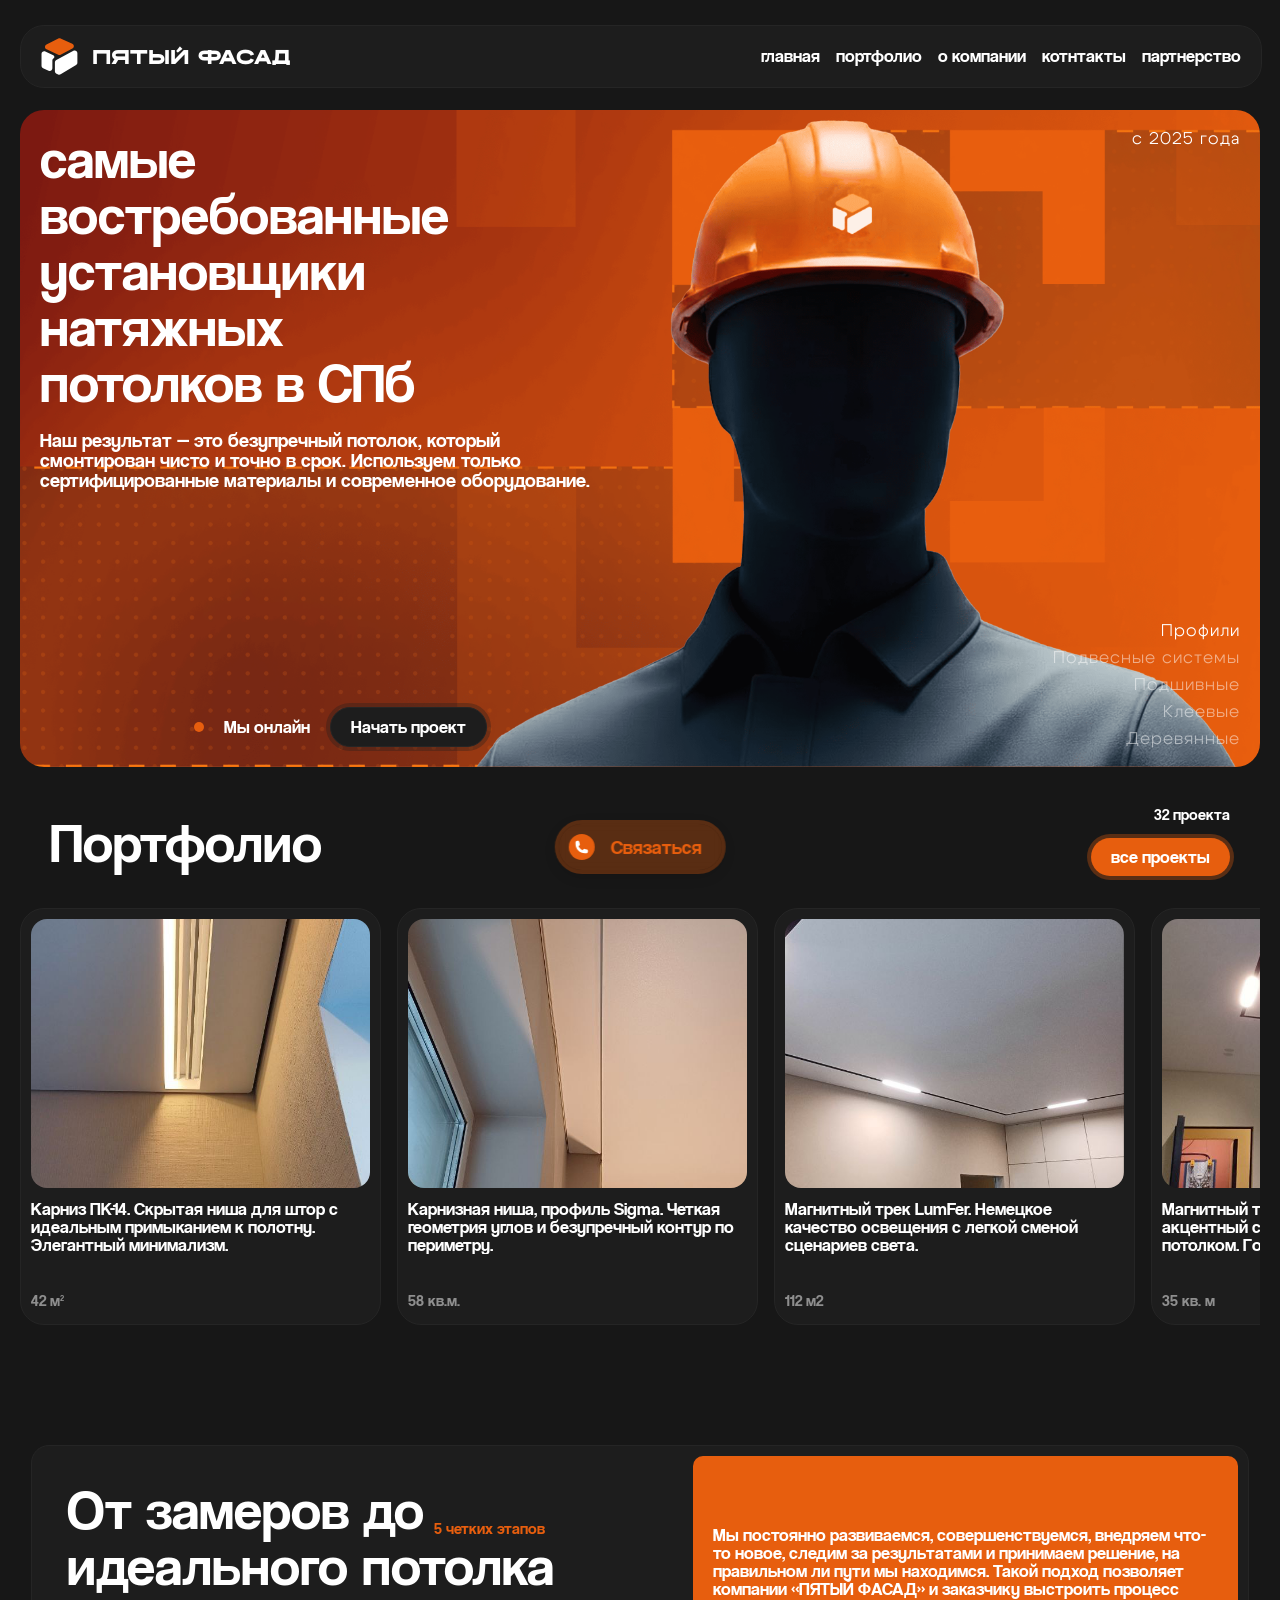
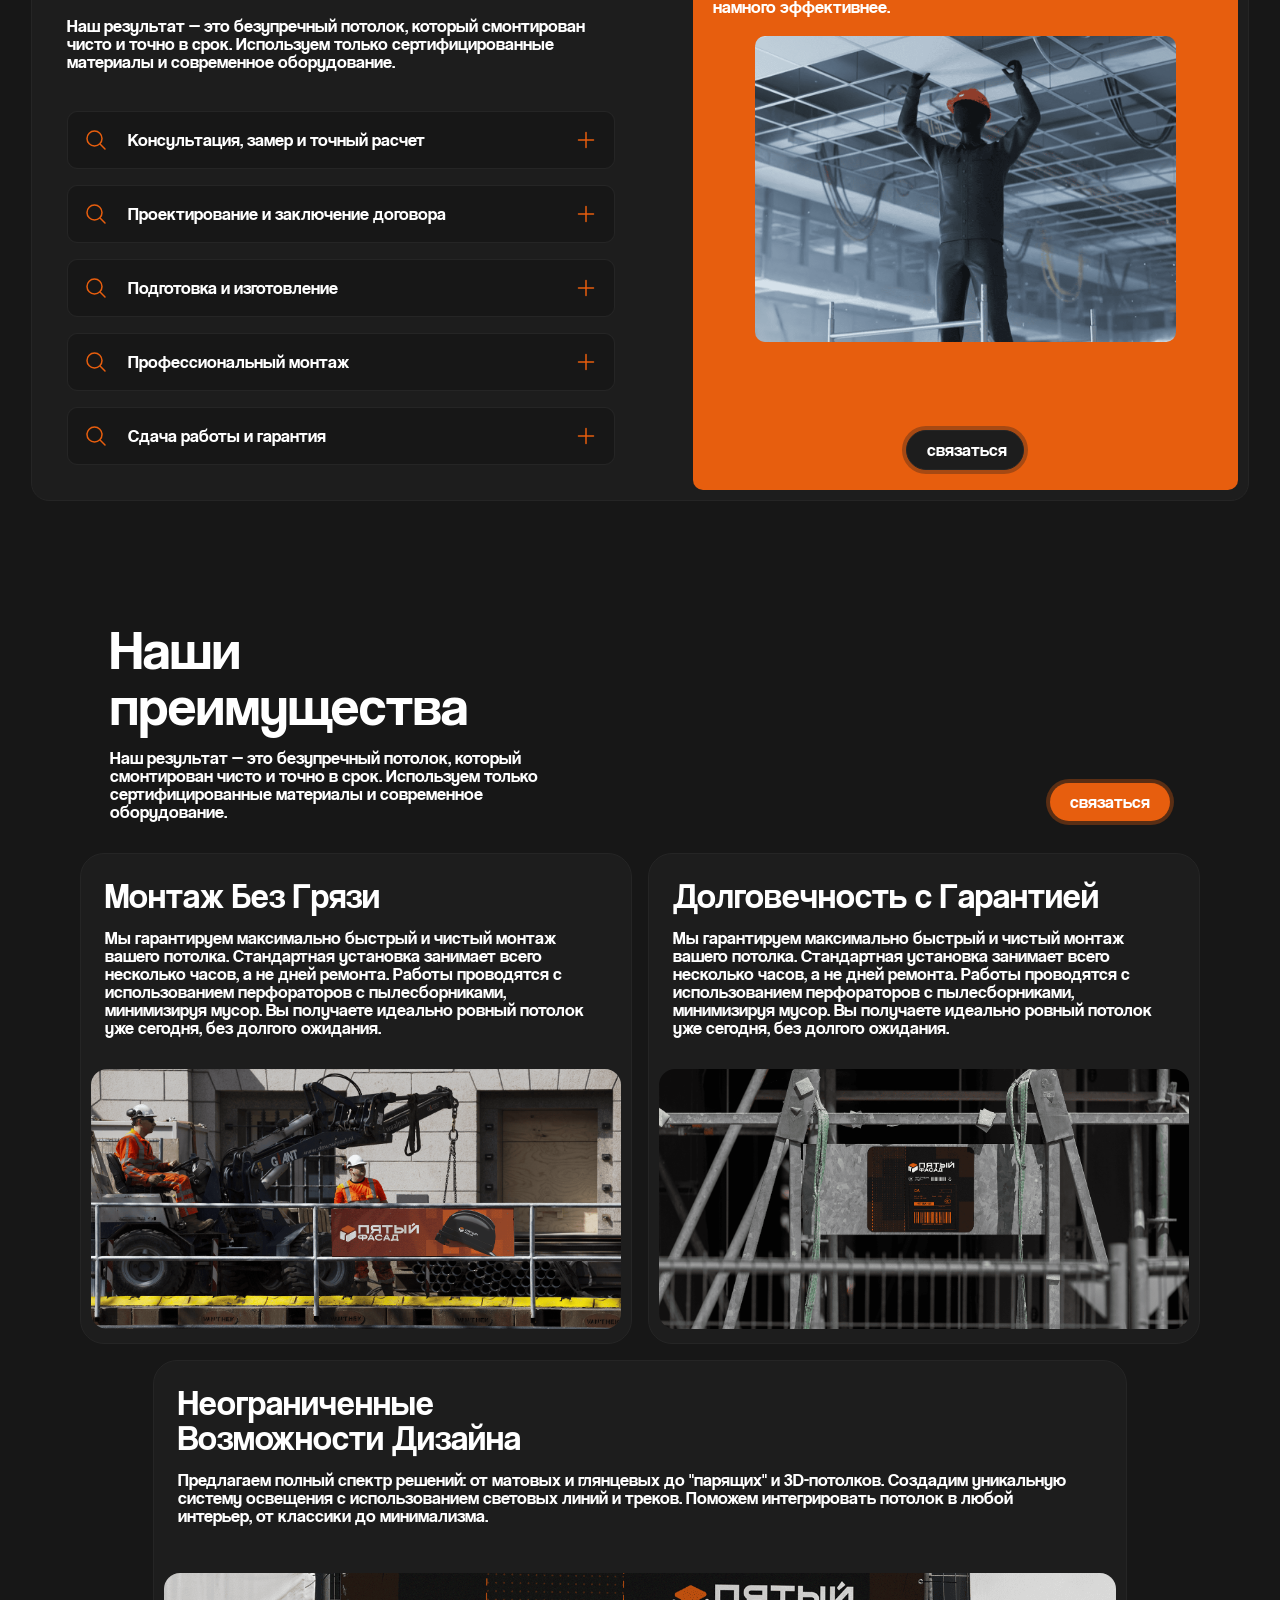
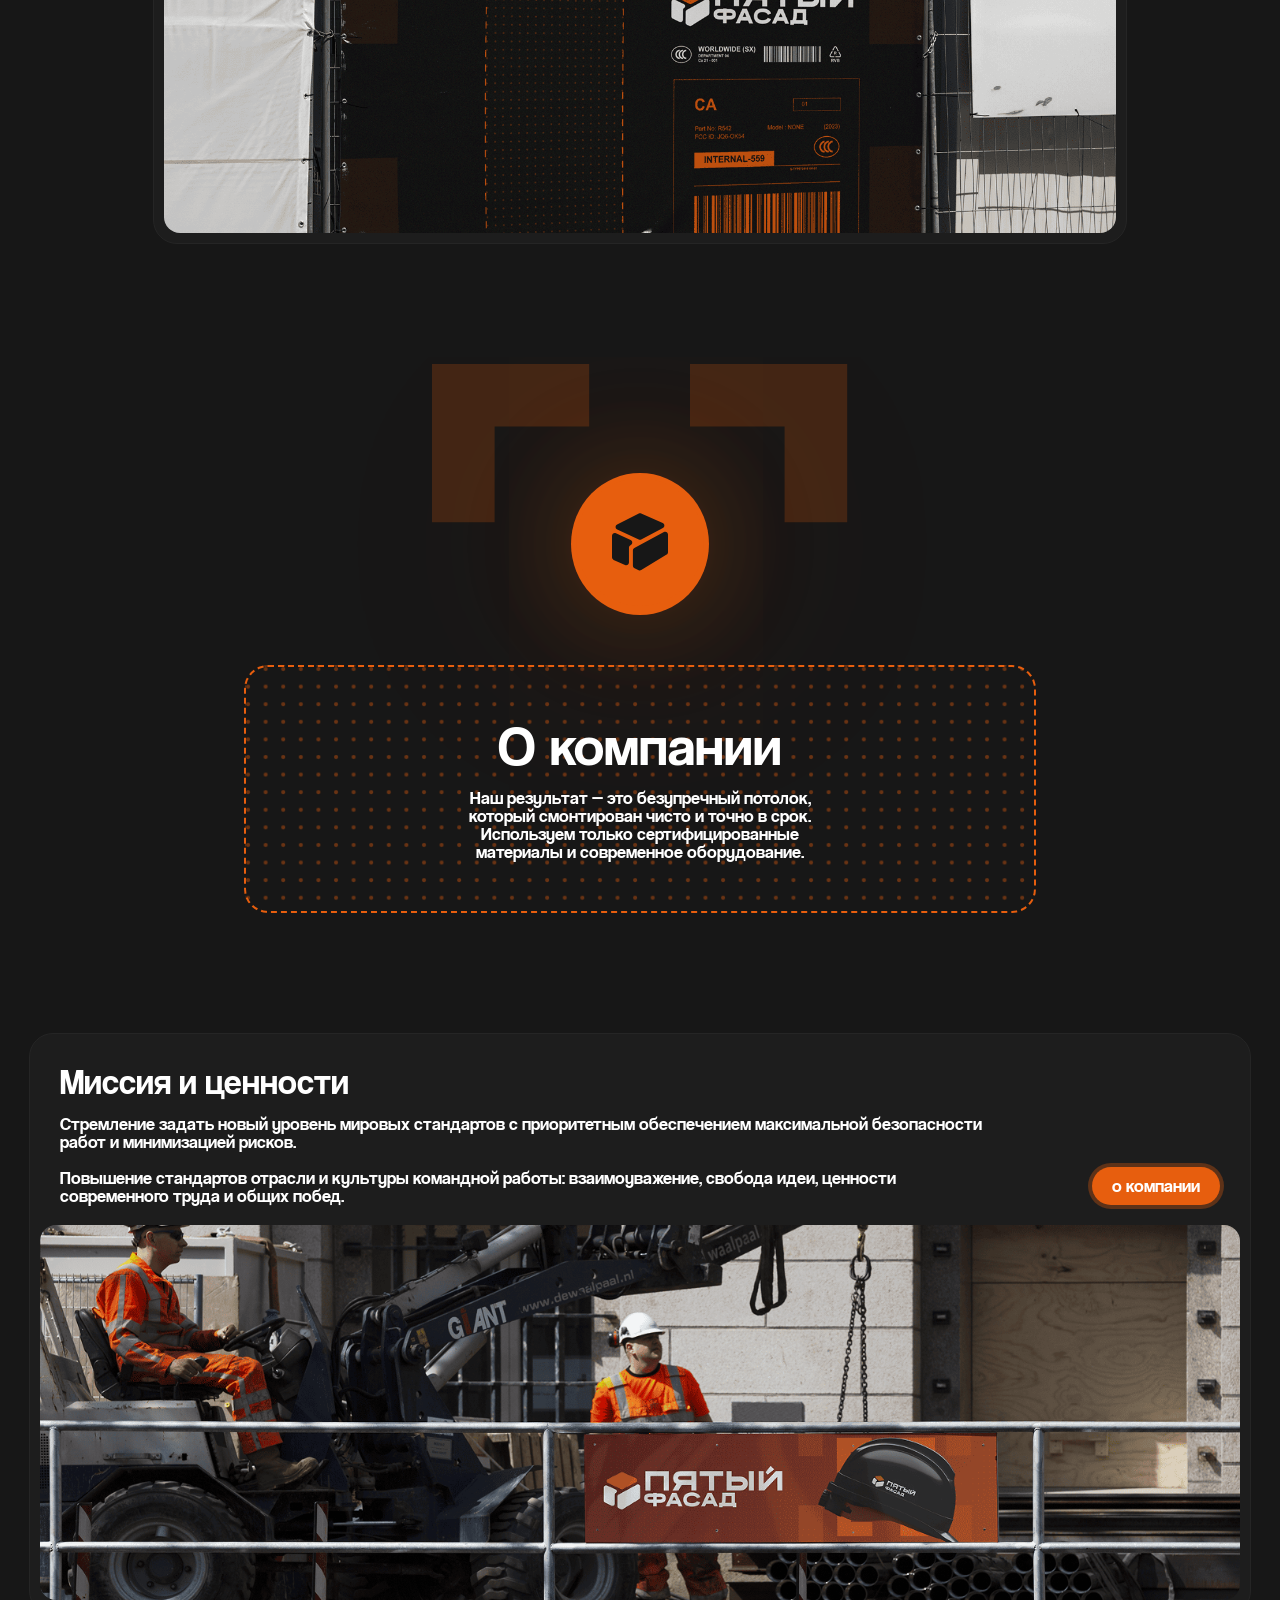
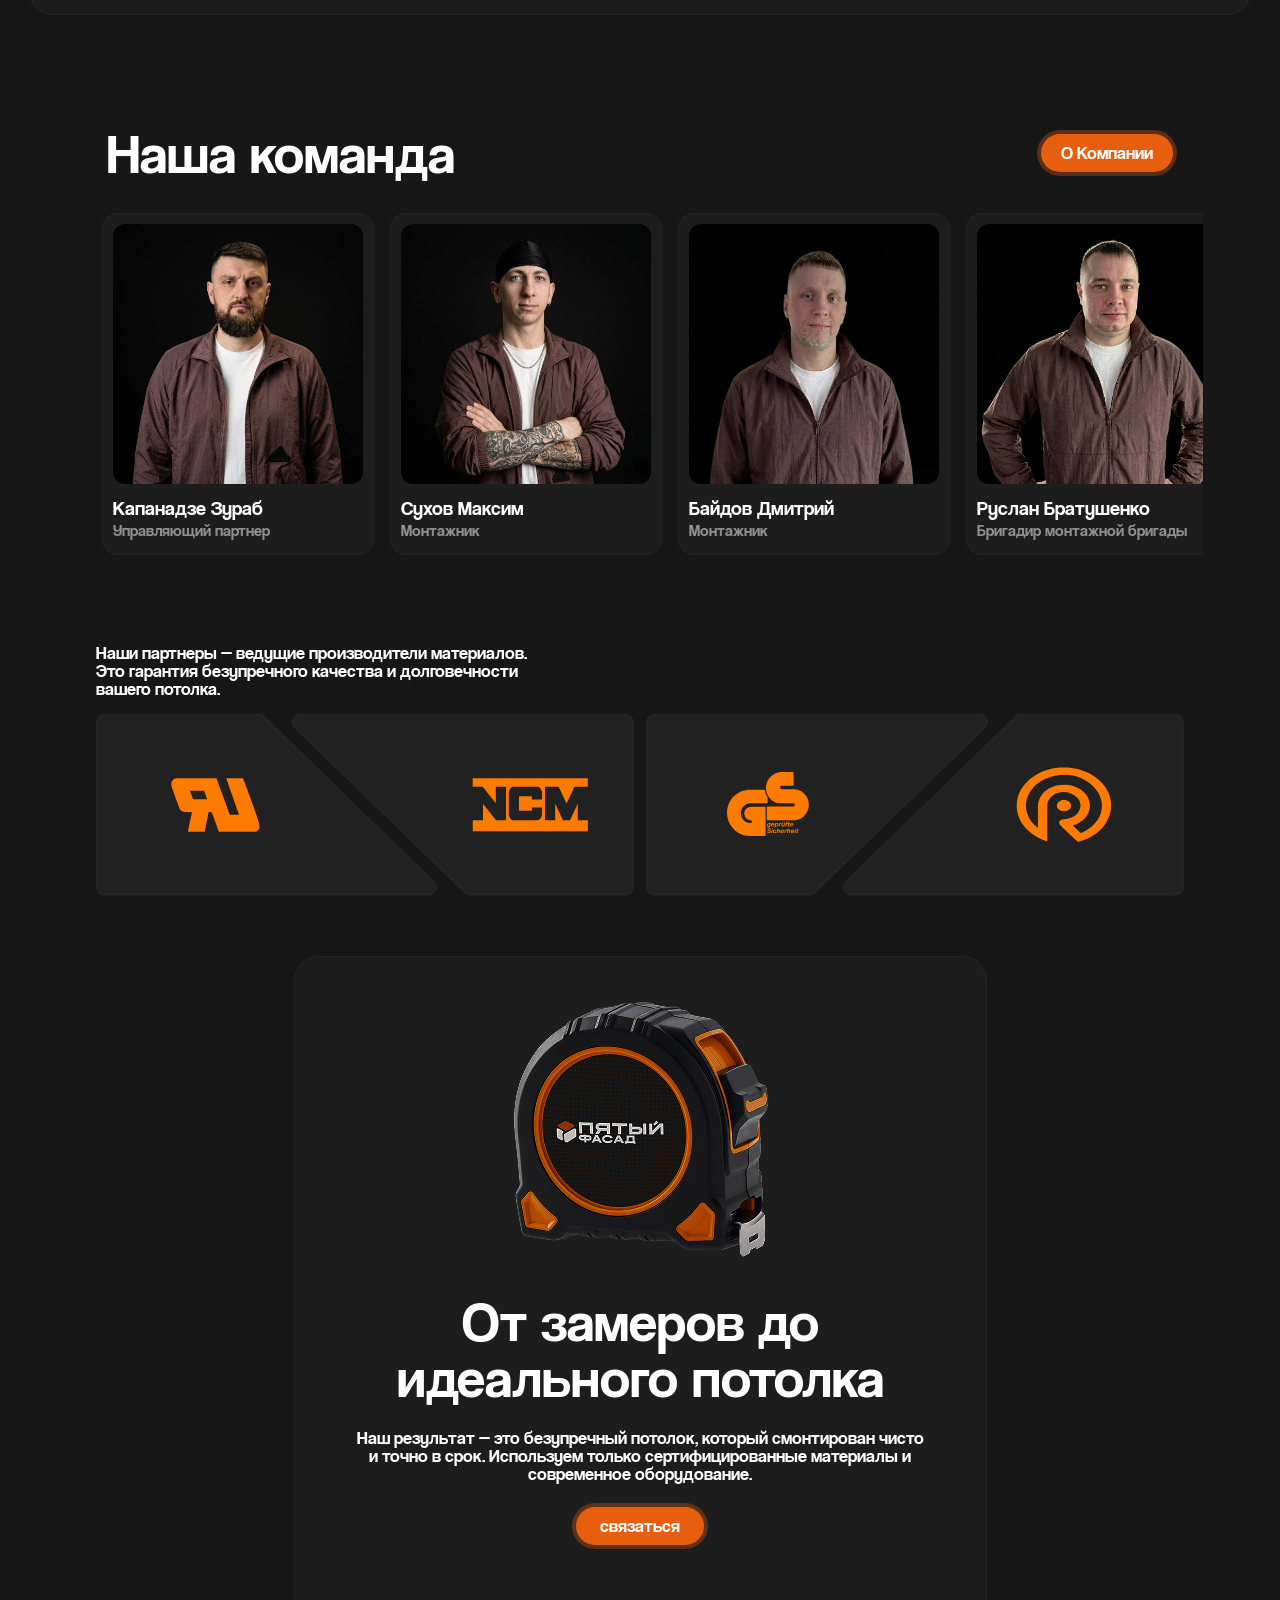
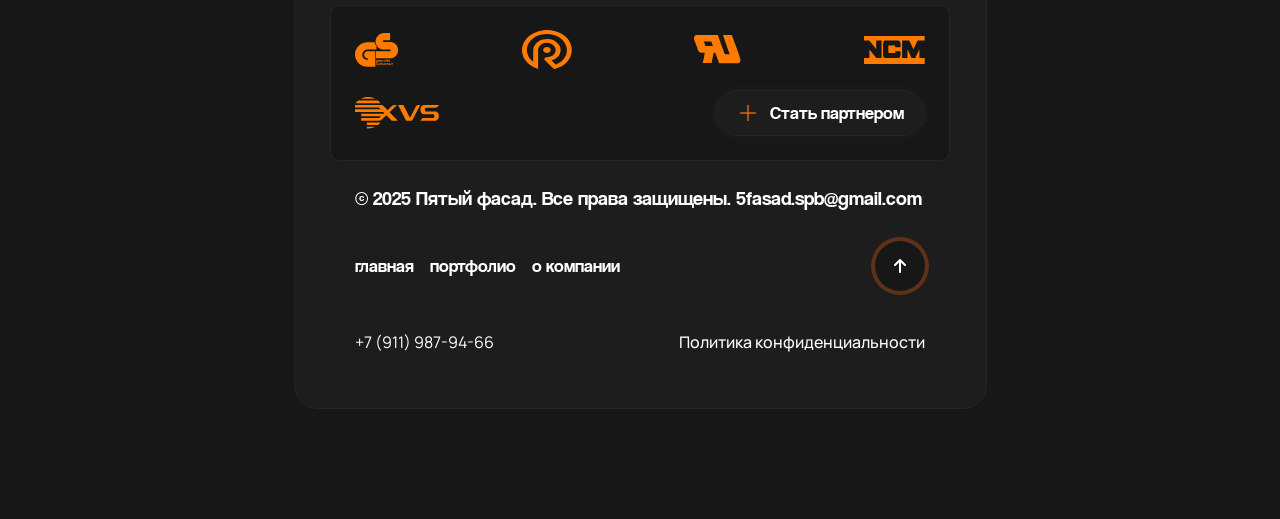
<file: index.html>
<!DOCTYPE html>
<html lang="ru">
<head>
    <meta charset="UTF-8">
    <meta name="viewport" content="width=device-width, initial-scale=1.0">
    
    <title>Установка натяжных потолков по всей России | Пятый Фасад - Профессиональный монтаж</title>
    <meta name="title" content="Установка натяжных потолков по всей России | Пятый Фасад - Профессиональный монтаж">
    <meta name="description" content="Профессиональная установка натяжных потолков по всей России. Монтаж без грязи, гарантия качества, современные материалы. Замер и установка в день обращения. Пятый Фасад - ваш надежный подрядчик с 2025 года.">
    <meta name="keywords" content="натяжные потолки, установка натяжных потолков, монтаж потолков Россия, натяжной потолок цена, потолки под ключ, профессиональный монтаж потолков, глянцевые потолки, матовые потолки, парящие потолки, 3D потолки, натяжные потолки Москва, натяжные потолки СПб">
    <meta name="author" content="Пятый Фасад">
    <meta name="robots" content="index, follow">
    <meta name="language" content="Russian">
    <meta name="revisit-after" content="7 days">
    <meta name="geo.region" content="RU">
    <meta name="geo.placename" content="Россия">
    
    <link rel="canonical" href="https://5fasad.ru/">
    
    <meta property="og:type" content="website">
    <meta property="og:url" content="https://5fasad.ru/">
    <meta property="og:title" content="Установка натяжных потолков по всей России | Пятый Фасад - Профессиональный монтаж">
    <meta property="og:description" content="Профессиональная установка натяжных потолков по всей России. Монтаж без грязи, гарантия качества, современные материалы. Замер и установка в день обращения.">
    <meta property="og:image" content="https://5fasad.ru/src/assests/img/Open_Graph.png">
    <meta property="og:image:width" content="1200">
    <meta property="og:image:height" content="630">
    <meta property="og:image:type" content="image/png">
    <meta property="og:locale" content="ru_RU">
    <meta property="og:site_name" content="Пятый Фасад">
    
    <meta name="twitter:card" content="summary_large_image">
    <meta name="twitter:url" content="https://5fasad.ru/">
    <meta name="twitter:title" content="Установка натяжных потолков по всей России | Пятый Фасад">
    <meta name="twitter:description" content="Профессиональная установка натяжных потолков по всей России. Монтаж без грязи, гарантия качества.">
    <meta name="twitter:image" content="https://5fasad.ru/src/assests/img/Open_Graph.png">
    
    <link rel="icon" type="image/x-icon" href="/src/assests/favicon/favicon.ico">
    <link rel="icon" type="image/png" sizes="32x32" href="/src/assests/favicon/favicon_32.png">
    <link rel="icon" type="image/png" sizes="16x16" href="/src/assests/favicon/favicon_16.png">
    <link rel="apple-touch-icon" sizes="180x180" href="/src/assests/favicon/apple-touch-icon.png">
    <link rel="icon" type="image/png" sizes="192x192" href="/src/assests/favicon/android-chrome-192x192.png">
    <link rel="icon" type="image/png" sizes="512x512" href="/src/assests/favicon/android-chrome-512x512.png">
    
    <link rel="stylesheet" href="src/style/components/header.css">
    <link rel="stylesheet" href="src/style/mainstyle.css">
    <link rel="stylesheet" href="./src/style/fonts_settings.css">
    <link rel="stylesheet" href="./src/style/components/message_chat.css">
    <link rel="stylesheet" href="./src/style/components/footer.css">
    <link rel="stylesheet" href="./src/style/components/buttons.css">
    <link rel="stylesheet" href="./src/style/components/preloader.css">
    <link rel="stylesheet" href="./src/style/components/pages/index.css">
    <link rel="stylesheet" href="./src/style/components/back_totop.css">
    <link rel="stylesheet" href="./src/style/components/FAQ_question.css">

    <script src="https://unpkg.com/aos@2.3.1/dist/aos.js"></script>
    <link href="https://unpkg.com/aos@2.3.1/dist/aos.css" rel="stylesheet">
    
    <script type="application/ld+json">
    {
      "@context": "https://schema.org",
      "@type": "LocalBusiness",
      "name": "Пятый Фасад",
      "image": "https://5fasad.ru/src/assests/svg/main_logotype.svg",
      "@id": "https://5fasad.ru",
      "url": "https://5fasad.ru",
      "telephone": "+7-XXX-XXX-XX-XX",
      "priceRange": "$$",
      "areaServed": {
        "@type": "Country",
        "name": "Россия"
      },
      "sameAs": [],
      "aggregateRating": {
        "@type": "AggregateRating",
        "ratingValue": "5",
        "reviewCount": "32"
      }
    }
    </script>
    <script type="application/ld+json">
    {
      "@context": "https://schema.org",
      "@type": "Service",
      "serviceType": "Установка натяжных потолков",
      "provider": {
        "@type": "LocalBusiness",
        "name": "Пятый Фасад"
      },
      "areaServed": {
        "@type": "Country",
        "name": "Россия"
      },
      "description": "Профессиональная установка натяжных потолков по всей России. Монтаж без грязи, гарантия качества, современные материалы.",
      "offers": {
        "@type": "Offer",
        "description": "Установка натяжных потолков под ключ"
      }
    }
    </script>
    <script type="application/ld+json">
    {
      "@context": "https://schema.org",
      "@type": "Organization",
      "name": "Пятый Фасад",
      "url": "https://5fasad.ru",
      "logo": "https://5fasad.ru/src/assests/svg/main_logotype.svg",
      "contactPoint": {
        "@type": "ContactPoint",
        "telephone": "+7-XXX-XXX-XX-XX",
        "contactType": "customer service",
        "areaServed": "RU",
        "availableLanguage": ["Russian", "ru"]
      },
      "sameAs": []
    }
    </script>
    <script type="application/ld+json">
    {
      "@context": "https://schema.org",
      "@type": "BreadcrumbList",
      "itemListElement": [{
        "@type": "ListItem",
        "position": 1,
        "name": "Главная",
        "item": "https://5fasad.ru/"
      }]
    }
    </script>
</head>
<body>
    <div class="wrapper">
        <div id="preloader" class="loader"><img class="weiufqwi" src="./src/assests/svg/main_logotype.svg" alt="preloader"></div>
        <div class="message_chat"></div>
        <header id="header">
        </header>
        <main>
            <a href="tel:+79119879466">
                <button class="call-button" id="callButton">
                    <img src="./src/assests/svg/butcall.svg" alt="button call">
                    <h3>Связаться</h3>
                </button>
            </a>
            <section id="hero" class="heroblock" aria-label="Главный экран">
                <div class="hero_container">
                    <div class="hero_content">
                        <div class="left_hero">
                            <div class="title_hero">
                                <h1 data-aos="fade-right">самые <br> востребованные <br> установщики <br> натяжных <br> потолков в СПб</h1>
                                <h3 data-aos="fade-right">Наш результат — это безупречный потолок, который <br> смонтирован чисто и точно в срок. Используем только <br> сертифицированные материалы и современное оборудование.</h3>
                            </div>
                            <div class="connect">
                                <div class="weareinchat">
                                    <div class="sercle"></div>
                                    <h4>Мы онлайн</h4>
                                </div>
                                <a href="https://t.me/fasad_5_spb">
                                    <button class="black_button"><h4>Начать проект</h4></button>
                                </a>
                            </div>
                        </div>
                        <div class="right_hero">
                            <h6>с 2025 года</h6>
                            <div class="listpotolok">
                                <h6>Профили</h6>
                                <h6 style="opacity: 0.5;">Подвесные системы</h6>
                                <h6 style="opacity: 0.5;">Подшивные</h6>
                                <h6 style="opacity: 0.5;">Клеевые</h6>
                                <h6 style="opacity: 0.5;">Деревянные</h6>
                            </div>
                        </div>
                    </div>
                </div>
            </section>
            <section class="portfolio_block" aria-label="Портфолио работ">
                <div class="portfolio_block_container">
                    <div class="portfolio_block_content">
                        <div class="title_of_block">
                            <h1>Портфолио</h1>
                            <div class="linkbutton">
                                <h5 data-aos="fade-left">32 проекта</h5>
                                <a href="Portfolio.html">
                                    <button class="default_button"><h4>все проекты</h4></button>
                                </a>
                            </div>
                        </div>
                        <div class="list_project">
                            <div class="projectitem">
                                <div onclick="window.location.href='Portfolio.html'" class="projectitem_container stroke_mainhover">
                                    <div class="project_item_content ">
                                        <img src="./src/assests/img/portfolio_img/project1/konvertus.webp" alt="работа в портфолио пятого фасада">
                                        <div class="text_projectItem">
                                            <h4 class="text_line">Карниз ПК-14. Скрытая ниша для штор с идеальным примыканием к полотну. Элегантный минимализм.</h4>
                                            <h5 style="opacity: 0.5;">42 м²</h5>
                                        </div>
                                    </div>
                                </div>
                                <div onclick="window.location.href='Portfolio.html'" class="projectitem_container stroke_mainhover">
                                    <div class="project_item_content ">
                                        <img src="./src/assests/img/portfolio_img/project2/konvertus.webp" alt="работа в портфолио пятого фасада">
                                        <div class="text_projectItem">
                                            <h4 class="text_line">Карнизная ниша, профиль Sigma. Четкая геометрия углов и безупречный контур по периметру.</h4>
                                            <h5 style="opacity: 0.5;">58 кв.м.</h5>
                                        </div>
                                    </div>
                                </div>
                                <div onclick="window.location.href='Portfolio.html'" class="projectitem_container stroke_mainhover">
                                    <div class="project_item_content ">
                                        <img src="./src/assests/img/portfolio_img/project3/konvertus.webp" alt="работа в портфолио пятого фасада">
                                        <div class="text_projectItem">
                                            <h4 class="text_line">Магнитный трек LumFer. Немецкое качество освещения с легкой сменой сценариев света.</h4>
                                            <h5 style="opacity: 0.5;">112 м2</h5>
                                        </div>
                                    </div>
                                </div>
                                <div onclick="window.location.href='Portfolio.html'" class="projectitem_container stroke_mainhover">
                                    <div class="project_item_content ">
                                        <img src="./src/assests/img/portfolio_img/project4/konvertus.webp" alt="работа в портфолио пятого фасада">
                                        <div class="text_projectItem">
                                            <h4 class="text_line">Магнитный трек Maytoni. Стильный акцентный свет в один уровень с потолком. Готовое решение.</h4>
                                            <h5 style="opacity: 0.5;">35 кв. м</h5>
                                        </div>
                                    </div>
                                </div>
                                <div onclick="window.location.href='Portfolio.html'" class="projectitem_container stroke_mainhover">
                                    <div class="project_item_content ">
                                        <img src="./src/assests/img/portfolio_img/project5/konvertus.webp" alt="работа в портфолио пятого фасада">
                                        <div class="text_projectItem">
                                            <h4 class="text_line">Магнитный трек Maytoni. Стильный акцентный свет в один уровень с потолком. Готовое решение.</h4>
                                            <h5 style="opacity: 0.5;">84 м²</h5>
                                        </div>
                                    </div>
                                </div>
                            </div>
                        </div>
                    </div>
                </div>
            </section>
            <section class="faq_block" aria-label="Процесс работы">
                <div class="faq_block_contiainer stroke_main">
                    <div class="faq_block_content">
                        <div class="left_content">
                            <div class="titletext_faq">
                                <div class="title_wichcpount">
                                    <div class="titmecccc">
                                        <h1>От замеров до</h1> <h5 style="color: var(--prymary);">5 четких этапов</h5> 
                                    </div>
                                    <h1> идеального потолка</h1>
                                </div>
                                <h4>Наш результат — это безупречный потолок, который смонтирован чисто и точно в срок. Используем только сертифицированные материалы и современное оборудование.</h4>
                            </div>
                            <div class="questions">
                                <div class="question">
                                    <div class="question_container">
                                        <!-- Вопрос 1 -->
                                        <div class="question_wrapper stroke_mainhover">
                                            <!-- ЧЕКБОКС вместо радио -->
                                            <input type="checkbox" class="question_checkbox" />
                                            <div class="question_content ">
                                                <div class="ltcon">
                                                    <img src="./src/assests/svg/search_icon.svg" alt="иконка лупы">
                                                    <h4>Консультация, замер и точный расчет</h4>
                                                </div>
                                                <img src="./src/assests/svg/plus-icon.svg" alt="иконка" class="question_btn">
                                            </div>
                                            <div class="question_tooltip">
                                                <span>вы звоните или оставляете заявку на сайте. Менеджер задает ключевые вопросы для понимания задачи. Наш профессионал приезжает к вам на объект для точных замеров.</span>
                                            </div>
                                        </div>
                                        
                                        <!-- Вопрос 2 -->
                                        <div class="question_wrapper stroke_mainhover">
                                            <!-- ЧЕКБОКС вместо радио -->
                                            <input type="checkbox" class="question_checkbox" />
                                            <div class="question_content ">
                                                <div class="ltcon">
                                                    <img src="./src/assests/svg/search_icon.svg" alt="иконка лупы">
                                                    <h4>Проектирование и заключение договора</h4>
                                                </div>
                                                <img src="./src/assests/svg/plus-icon.svg" alt="иконка" class="question_btn">
                                            </div>
                                            <div class="question_tooltip">
                                                <span>после первого этапа замеров, менеджер согласовывает с вами стоимость, выбор материалов и сроки работ, а так же составляет договор оказания услуг</span>
                                            </div>
                                        </div>
                                        
                                        <!-- Вопрос 3 -->
                                        <div class="question_wrapper stroke_mainhover">
                                            <!-- ЧЕКБОКС вместо радио -->
                                            <input type="checkbox" class="question_checkbox" />
                                            <div class="question_content ">
                                                <div class="ltcon">
                                                    <img src="./src/assests/svg/search_icon.svg" alt="иконка лупы">
                                                    <h4>Подготовка и изготовление</h4>
                                                </div>
                                                <img src="./src/assests/svg/plus-icon.svg" alt="иконка" class="question_btn">
                                            </div>
                                            <div class="question_tooltip">
                                                <span>в то время, как мастера готовят все необходимое для установки вашего потолка, менеджер отправит вам чек-лист по подготовке помещения для монтажа.</span>
                                            </div>
                                        </div>
                                        
                                        <!-- Вопрос 4 -->
                                        <div class="question_wrapper stroke_mainhover">
                                            <!-- ЧЕКБОКС вместо радио -->
                                            <input type="checkbox" class="question_checkbox" />
                                            <div class="question_content ">
                                                <div class="ltcon">
                                                    <img src="./src/assests/svg/search_icon.svg" alt="иконка лупы">
                                                    <h4>Профессиональный монтаж</h4>
                                                </div>
                                                <img src="./src/assests/svg/plus-icon.svg" alt="иконка" class="question_btn">
                                            </div>
                                            <div class="question_tooltip">
                                                <span>профессионалы выполняют свою работу в несколько этапов: разметка уровня потолка, разметка освещения, установка профиля, расстановка закладных под освещение, натяжение полотна, установка светотехники. В конце своей работы мастера заботливо приберут за собой строительный мусор и инструмент.</span>
                                            </div>
                                        </div>
                                        
                                        <!-- Вопрос 5 -->
                                        <div class="question_wrapper stroke_mainhover">
                                            <!-- ЧЕКБОКС вместо радио -->
                                            <input type="checkbox" class="question_checkbox" />
                                            <div class="question_content ">
                                                <div class="ltcon">
                                                    <img src="./src/assests/svg/search_icon.svg" alt="иконка лупы">
                                                    <h4>Сдача работы и гарантия</h4>
                                                </div>
                                                <img src="./src/assests/svg/plus-icon.svg" alt="иконка" class="question_btn">
                                            </div>
                                            <div class="question_tooltip">
                                                <span>вы наблюдаете результат- идеально ровная, готовая к эксплуатации поверхность, скрывающая все недостатки базового потолка и позволяющая реализовать любые дизайнерские идеи.</span>
                                            </div>
                                        </div>
                                    </div>
                                </div>
                            </div>
                        </div>
                        <div class="right_content">
                            <div class="rg_container">
                                <div class="content_rg">
                                    <div class="tt">
                                        <h4>Мы постоянно развиваемся, совершенствуемся, внедряем что-то новое, следим за результатами и принимаем решение, на правильном ли пути мы находимся. Такой подход позволяет компании «ПЯТЫЙ ФАСАД» и заказчику выстроить процесс намного эффективнее.</h4>
                                        <img src="./src/assests/img/indeximg/maskot_faq.png" alt="маскот пятого фасада">
                                    </div>
                                    <a href="https://t.me/fasad_5_spb">
                                        <button class="black_button customFaq"><h4>связаться</h4></button>
                                    </a>
                                </div>
                            </div>
                        </div>
                    </div>
                </div>
            </section>
            <section class="our_translator" aria-label="Наши преимущества">
                <div class="our_translator_container">
                    <div class="our_translator_content">
                        <div class="title_of_blocks">
                            <div class="text_title">
                                <h1>Наши <br> преимущества</h1>
                                <h4>Наш результат — это безупречный потолок, который <br> смонтирован чисто и точно в срок. Используем только <br> сертифицированные материалы и современное  <br>оборудование.</h4>
                            </div>
                            <div class="linkbutton">
                                <a href="https://t.me/fasad_5_spb">
                                    <button  class="default_button сс"><h4>связаться</h4></button>
                                </a>
                            </div>
                        </div>
                        <div class="bloks_translator">
                            <div class="frbltrans">
                                <div class="lfbl stroke_main">
                                    <div class="titletext_translator">
                                        <h2>Монтаж Без Грязи </h2>
                                        <h4>Мы гарантируем максимально быстрый и чистый монтаж вашего потолка. Стандартная установка занимает всего несколько часов, а не дней ремонта. Работы проводятся с использованием перфораторов с пылесборниками, минимизируя мусор. Вы получаете идеально ровный потолок уже сегодня, без долгого ожидания.</h4>
                                    </div>
                                    <img src="./src/assests/img/indeximg/Rectangle 24.png" alt="мокап пятого фасада">
                                </div>
                                <div class="rght stroke_main">
                                    <div class="titletext_translator">
                                        <h2>Долговечность с Гарантией </h2>
                                        <h4>Мы гарантируем максимально быстрый и чистый монтаж вашего потолка. Стандартная установка занимает всего несколько часов, а не дней ремонта. Работы проводятся с использованием перфораторов с пылесборниками, минимизируя мусор. Вы получаете идеально ровный потолок уже сегодня, без долгого ожидания.</h4>
                                    </div>
                                    <img src="./src/assests/img/indeximg/Rectangle 25.png" alt="мокап пятого фасада">
                                </div>
                            </div>
                            <div class="rght qwefqwfqwf stroke_main">
                                <div class="titletext_translator awdawdada">
                                    <h2>Неограниченные <br> Возможности Дизайна </h2>
                                    <h4>Предлагаем полный спектр решений: от матовых и глянцевых до "парящих" и 3D-потолков. Создадим уникальную систему освещения с использованием световых линий и треков. Поможем интегрировать потолок в любой интерьер, от классики до минимализма. </h4>
                                </div>
                                <img src="./src/assests/img/indeximg/Rectangle 23.png" alt="мокап пятого фасада">
                            </div>
                        </div>
                    </div>
                </div>
            </section>
            <section class="about_us_block" aria-label="О компании">
                <div class="about_us_container">
                    <div class="about_content">
                        <div class="illustration">
                            <div class="blsvg">
                                <img data-aos="fade-right" src="./src/assests/svg/Vector_lf.svg" alt="айдентика пятоого фасада">
                                <img data-aos="fade-left" src="./src/assests/svg/Vector_rg.svg" alt="айдентика пятоого фасада">
                            </div>
                            <div class="logosvggg" class="logocont">
                                <img src="./src/assests/svg/logo_ic_tr.svg" alt="логотип">
                            </div>
                            <div data-aos="zoom-in" class="text_about_us">
                                <h1>О компании</h1>
                                <h4>Наш результат — это безупречный потолок, который смонтирован чисто и точно в срок. Используем только сертифицированные материалы и современное оборудование.</h4>
                            </div>
                        </div>
                    </div>
                </div>
            </section>
            <section class="about_us_blockd" aria-label="Миссия и ценности">
                <div class="lfbl seffomn stroke_main">
                    <div class="titletext_translatorrr">
                        <div class="qwefqwfqwf">
                            <h2>Миссия и ценности </h2>
                            <h4>Стремление задать новый уровень мировых стандартов с приоритетным обеспечением максимальной безопасности работ и минимизацией рисков. <br> <br>Повышение стандартов отрасли и культуры командной работы: взаимоуважение, свобода идеи, ценности современного труда и общих побед.</h4>
                        </div>
                        <a href="AboutUS.html"><button class="default_button qwdqwdwdmmmmmm"><h4 class="wqd">о компании</h4></button></a>
                        
                    </div>
                    <img src="./src/assests/img/indeximg/Rectangle 24.png" alt="мокап пятого фасада">
                </div>
            </section>
            <section class="our_stuff" aria-label="Наша команда">
                <div class="our_stuff_container">
                    <div class="our_stuff_content">
                        <div class="title_of_block">
                            <h1>Наша команда</h1>
                            <div class="linkbutton">
                                <a href="AboutUs.html">
                                   
                                    <button class="default_button"><h4>О Компании</h4></button>
                                </a>
                            </div>
                        </div>
                        <div class="containerstuff">
                            <div class="card_stuff stroke_main">
                                <img src="./src/assests/img/stuff_people/konvertus.webp" alt="карточка сотрудника">
                                <div class="text_of_card">
                                    <h3>Капанадзе Зураб</h3>
                                    <h5 style="opacity: 0.5;">Управляющий партнер</h5>
                                </div>
                            </div>
                            <div class="card_stuff stroke_main">
                                <img src="./src/assests/img/stuff_people/konvertus1.webp" alt="карточка сотрудника">
                                <div class="text_of_card">
                                    <h3>Сухов Максим</h3>
                                    <h5 style="opacity: 0.5;">Монтажник</h5>
                                </div>
                            </div>
                            <div class="card_stuff stroke_main">
                                <img src="./src/assests/img/stuff_people/konvertus2.webp" alt="карточка сотрудника">
                                <div class="text_of_card">
                                    <h3>Байдов Дмитрий</h3>
                                    <h5 style="opacity: 0.5;">Монтажник</h5>
                                </div>
                            </div>
                            <div class="card_stuff stroke_main">
                                <img src="./src/assests/img/stuff_people/konvertus3.webp" alt="карточка сотрудника">
                                <div class="text_of_card">
                                    <h3>Руслан Братушенко</h3>
                                    <h5 style="opacity: 0.5;">Бригадир монтажной бригады</h5>
                                </div>
                            </div>
                        </div>
                    </div>
                </div>
            </section>
            <section class="our_partners" aria-label="Наши партнеры">
                <div class="our_partners_container">
                    <div class="our_partners_content">
                        <div class="title_our_parners">
                            <h4>Наши партнеры — ведущие производители материалов. <br> Это гарантия безупречного качества и долговечности <br>  вашего потолка.</h4>
                        </div>
                        <div class="our_partners">
                            <img src="./src/assests/svg/rg_partners.svg" alt="партнеры пятого фасада">
                            <img src="./src/assests/svg/left_partners.svg" alt="партнеры пятого фасада">
                        </div>
                    </div>
                </div>
            </section>
        </main>
        <footer id="footer_item"></footer>
    </div>
</body>
<script src="https://cdn.socket.io/4.7.5/socket.io.min.js"></script>
<script type="module" src="./src/js/main.js"></script>
<script>
  if (window.innerWidth <= 768) { // или нужное вам значение
    AOS.init({
        disable: true
    });
  } else {
    AOS.init({
        duration: 500,
        once: true
    });
  }
</script>
</html>
</file>
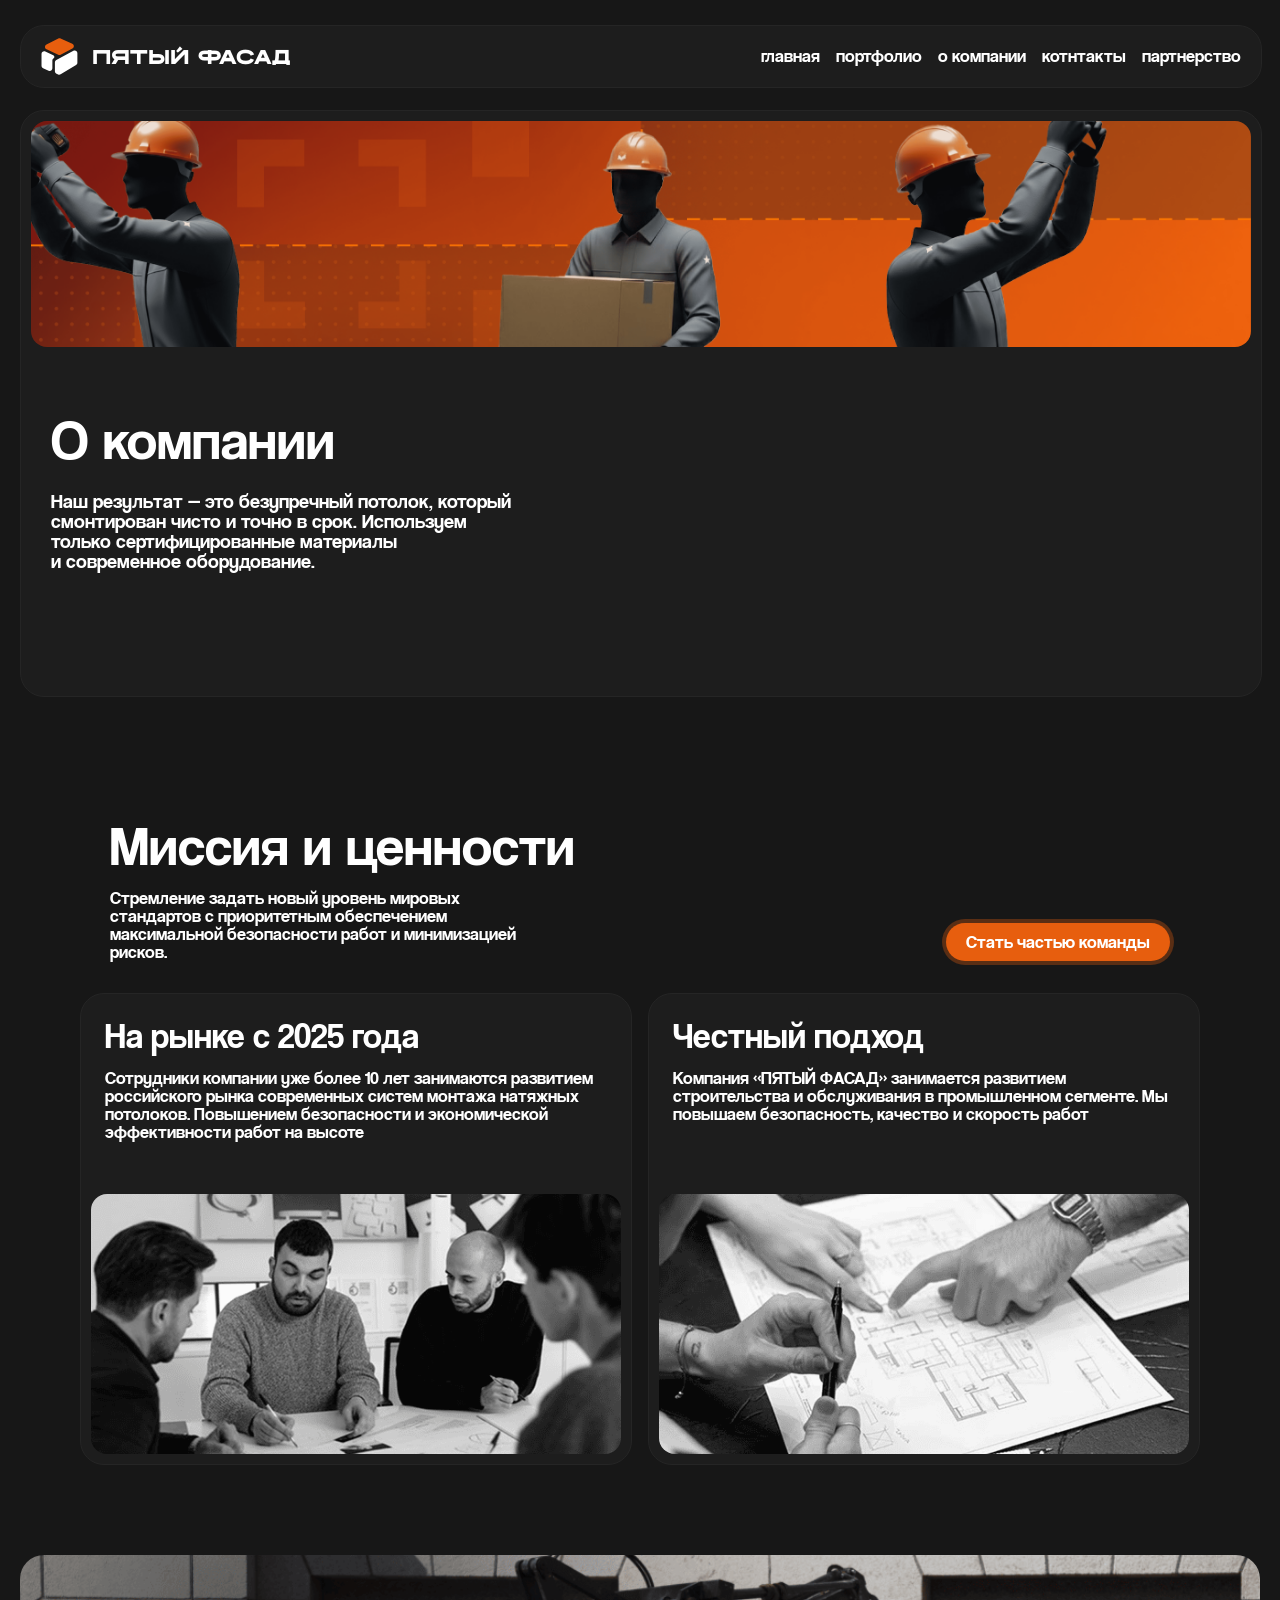
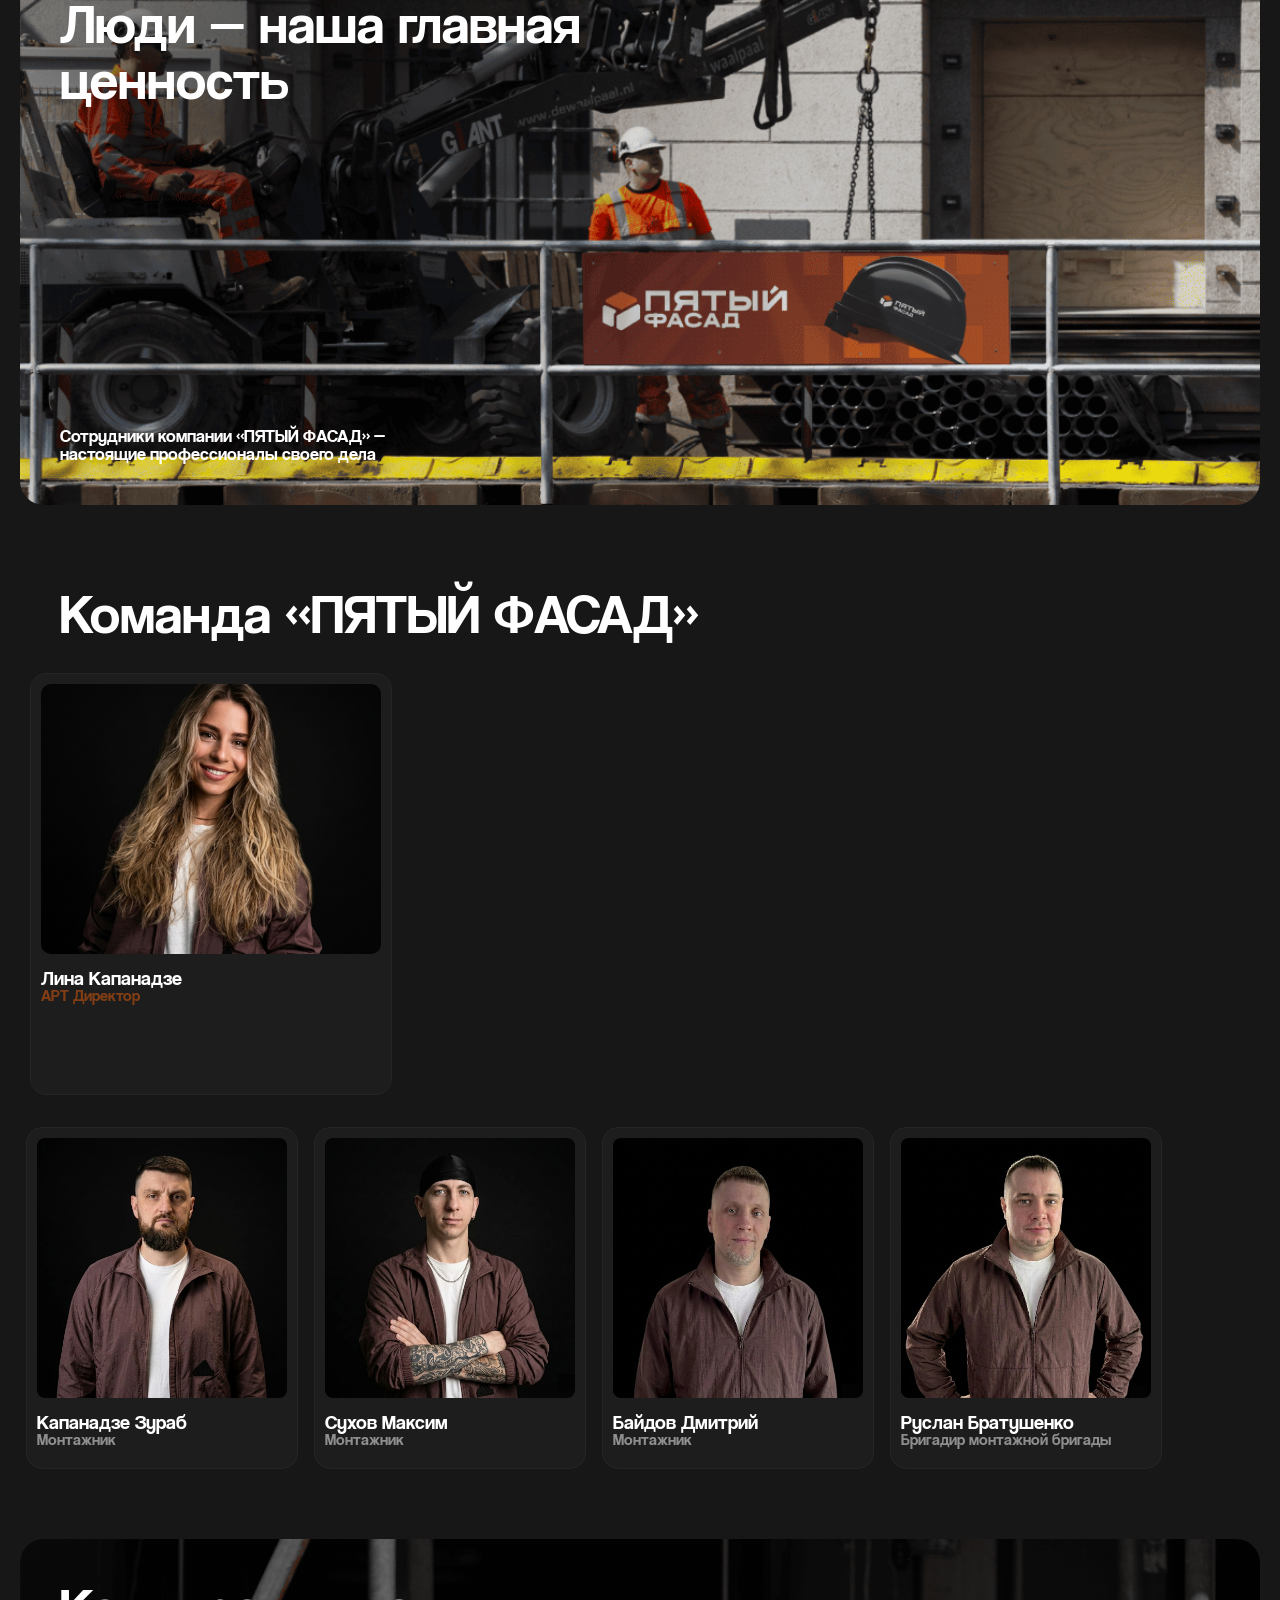
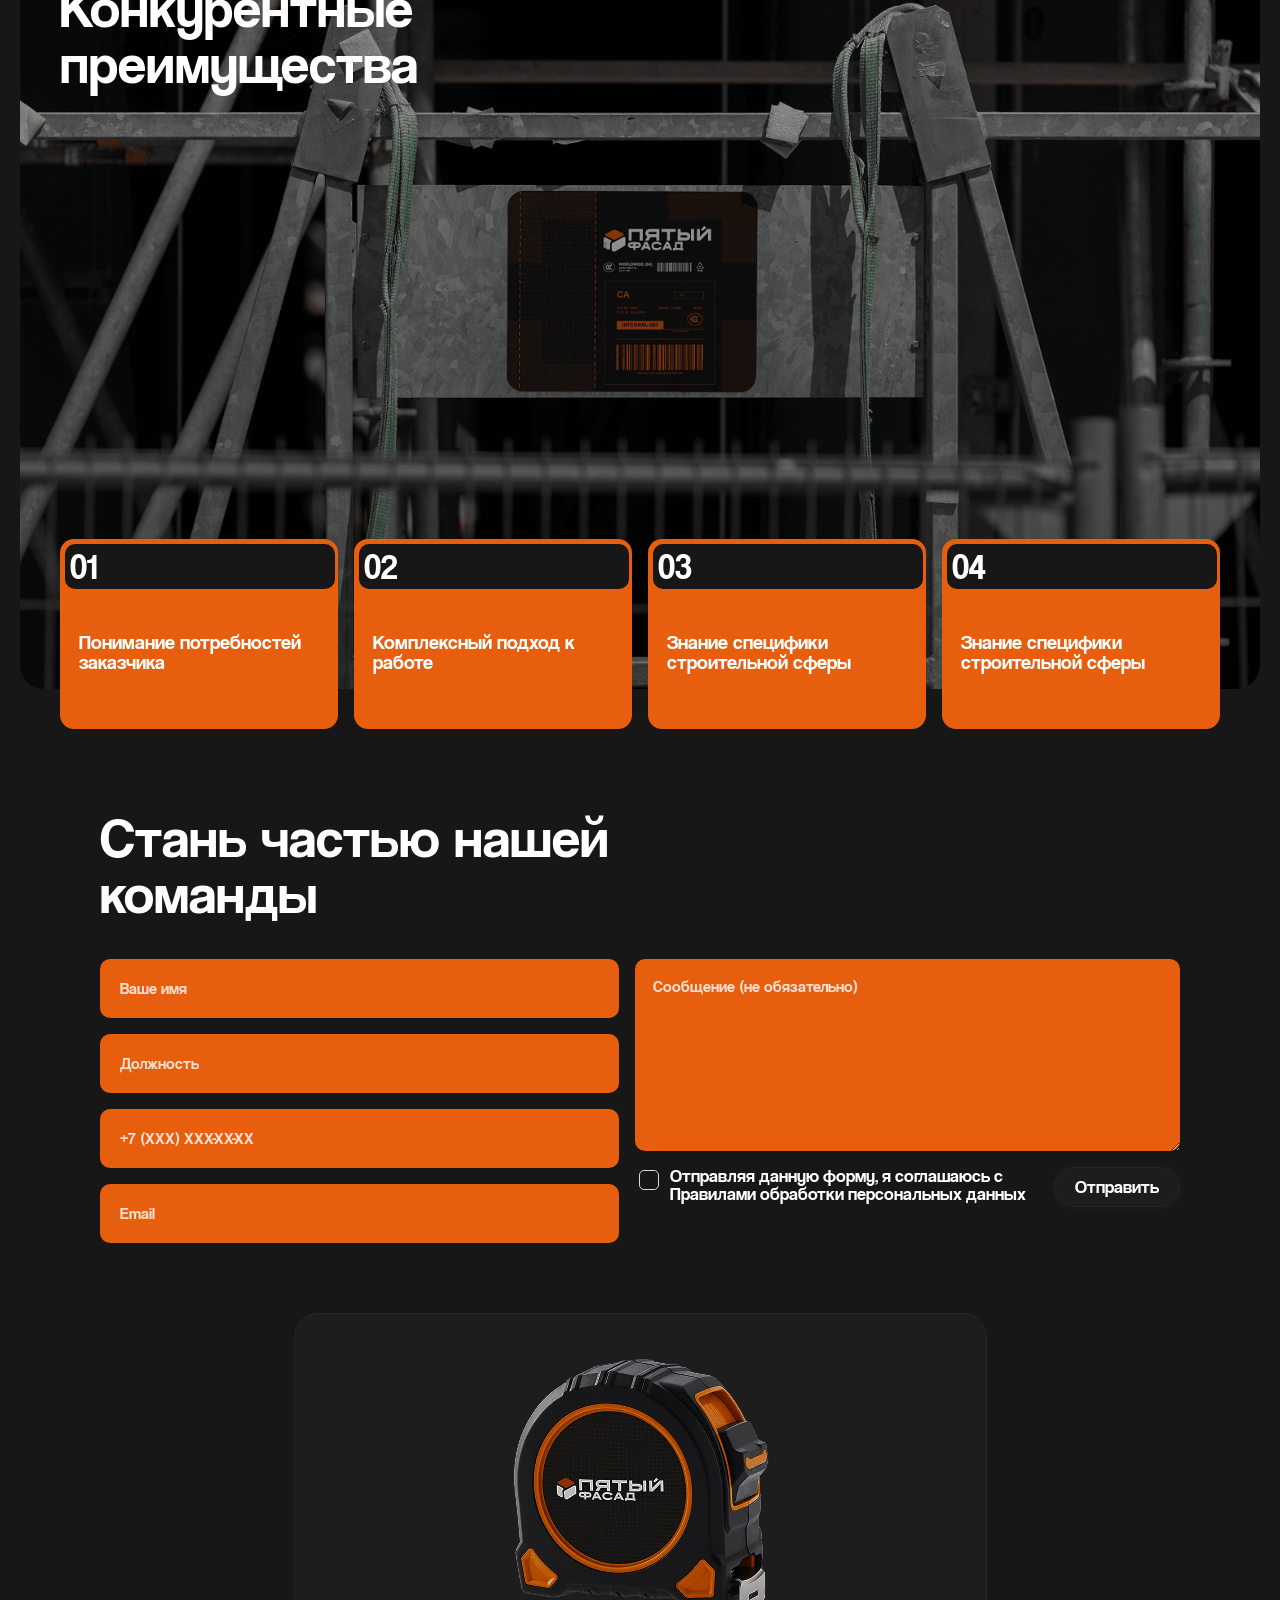
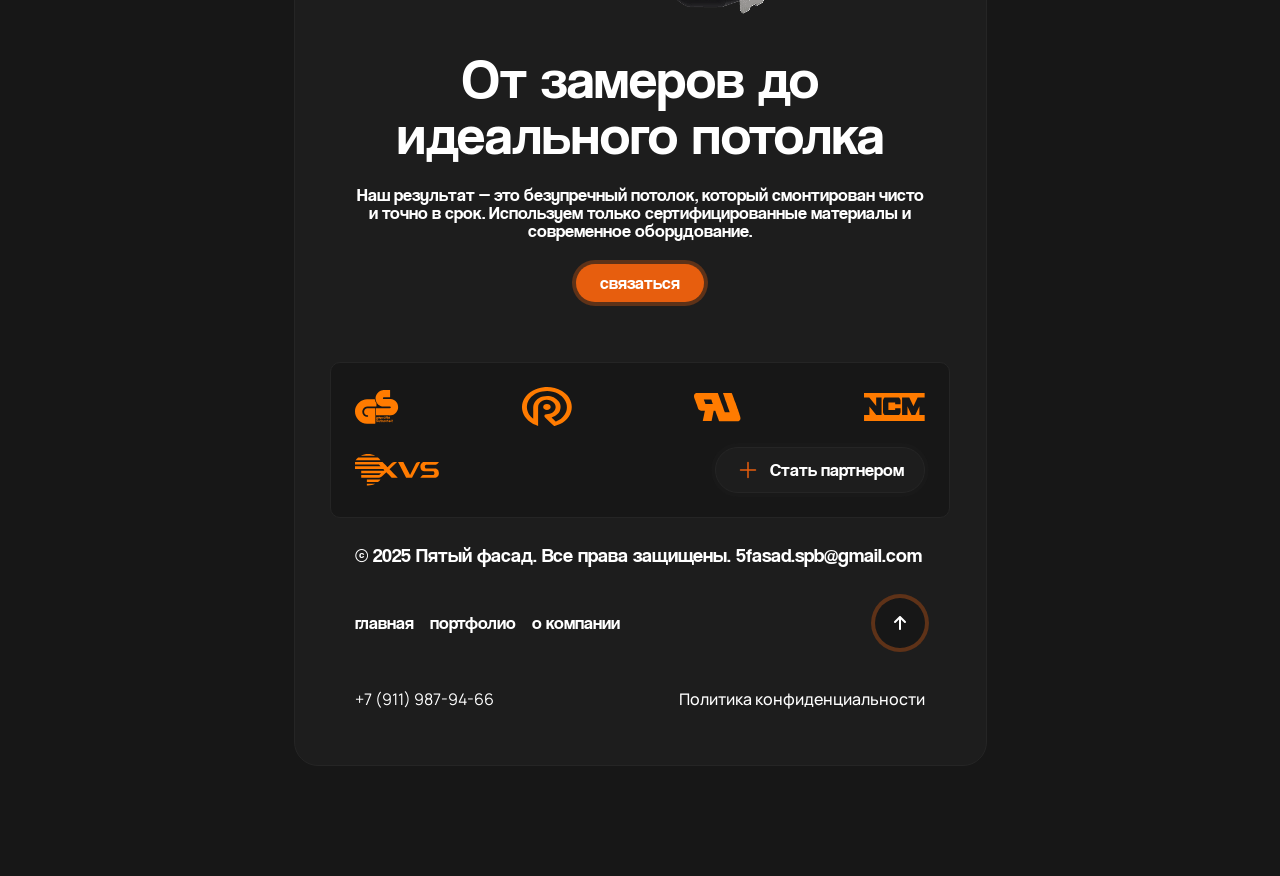
<file: AboutUs.html>
<!DOCTYPE html>
<html lang="ru">
<head>
    <meta charset="UTF-8">
    <meta name="viewport" content="width=device-width, initial-scale=1.0">
    
    <!-- Primary Meta Tags -->
    <title>О компании Пятый Фасад | Опытные мастера по установке натяжных потолков по всей России</title>
    <meta name="title" content="О компании Пятый Фасад | Опытные мастера по установке натяжных потолков по всей России">
    <meta name="description" content="О компании Пятый Фасад - профессиональная команда мастеров по установке натяжных потолков по всей России. На рынке с 2025 года. Миссия, ценности, наша команда и конкурентные преимущества.">
    <meta name="keywords" content="о компании пятый фасад, мастера натяжных потолков, команда установщиков потолков, опытные специалисты потолки, компания по монтажу потолков Россия">
    <meta name="author" content="Пятый Фасад">
    <meta name="robots" content="index, follow">
    <meta name="language" content="Russian">
    <meta name="geo.region" content="RU">
    <meta name="geo.placename" content="Россия">
    
    <!-- Canonical URL -->
    <link rel="canonical" href="https://5fasad.ru/AboutUs.html">
    
    <!-- Open Graph / Facebook -->
    <meta property="og:type" content="website">
    <meta property="og:url" content="https://5fasad.ru/AboutUs.html">
    <meta property="og:title" content="О компании Пятый Фасад | Опытные мастера по установке натяжных потолков по всей России">
    <meta property="og:description" content="О компании Пятый Фасад - профессиональная команда мастеров по установке натяжных потолков по всей России. На рынке с 2025 года.">
    <meta property="og:image" content="https://5fasad.ru/src/assests/img/Open_Graph.png">
    <meta property="og:image:width" content="1200">
    <meta property="og:image:height" content="630">
    <meta property="og:image:type" content="image/png">
    <meta property="og:locale" content="ru_RU">
    <meta property="og:site_name" content="Пятый Фасад">
    
    <!-- Twitter -->
    <meta name="twitter:card" content="summary_large_image">
    <meta name="twitter:url" content="https://5fasad.ru/AboutUs.html">
    <meta name="twitter:title" content="О компании Пятый Фасад | Опытные мастера">
    <meta name="twitter:description" content="О компании Пятый Фасад - профессиональная команда мастеров по установке натяжных потолков по всей России.">
    <meta name="twitter:image" content="https://5fasad.ru/src/assests/img/Open_Graph.png">
    
    <!-- Favicons -->
    <link rel="icon" type="image/x-icon" href="/src/assests/favicon/favicon.ico">
    <link rel="icon" type="image/png" sizes="32x32" href="/src/assests/favicon/favicon_32.png">
    <link rel="icon" type="image/png" sizes="16x16" href="/src/assests/favicon/favicon_16.png">
    <link rel="apple-touch-icon" sizes="180x180" href="/src/assests/favicon/apple-touch-icon.png">
    <link rel="icon" type="image/png" sizes="192x192" href="/src/assests/favicon/android-chrome-192x192.png">
    <link rel="icon" type="image/png" sizes="512x512" href="/src/assests/favicon/android-chrome-512x512.png">
    
    <!-- Stylesheets -->
    <link rel="stylesheet" href="src/style/components/header.css">
    <link rel="stylesheet" href="./src/style/fonts_settings.css">
    <link rel="stylesheet" href="src/style/mainstyle.css">
    <link rel="stylesheet" href="./src/style/components/message_chat.css">
    <link rel="stylesheet" href="./src/style/components/footer.css">
    <link rel="stylesheet" href="./src/style/components/buttons.css">
    <link rel="stylesheet" href="./src/style/components/pages/AboutUs.css">
    <link rel="stylesheet" href="./src/style/components/preloader.css">
    <link rel="stylesheet" href="./src/style/components/back_totop.css">
    <link rel="stylesheet" href="./src/style/components/check_box.css">
    <link rel="stylesheet" href="./src/style/components/input.css">
    
    <!-- External Scripts -->
    <script src="https://unpkg.com/aos@2.3.1/dist/aos.js"></script>
    <link href="https://unpkg.com/aos@2.3.1/dist/aos.css" rel="stylesheet">
    
    <!-- Structured Data (JSON-LD) -->
    <script type="application/ld+json">
    {
      "@context": "https://schema.org",
      "@type": "AboutPage",
      "name": "О компании Пятый Фасад",
      "description": "О компании Пятый Фасад - профессиональная команда мастеров по установке натяжных потолков по всей России",
      "url": "https://5fasad.ru/AboutUs.html",
      "mainEntity": {
        "@type": "Organization",
        "name": "Пятый Фасад",
        "foundingDate": "2025",
        "description": "Компания по установке натяжных потолков по всей России"
      }
    }
    </script>
    <script type="application/ld+json">
    {
      "@context": "https://schema.org",
      "@type": "BreadcrumbList",
      "itemListElement": [
        {
          "@type": "ListItem",
          "position": 1,
          "name": "Главная",
          "item": "https://5fasad.ru/"
        },
        {
          "@type": "ListItem",
          "position": 2,
          "name": "О компании",
          "item": "https://5fasad.ru/AboutUs.html"
        }
      ]
    }
    </script>
</head>
<body>
    <div class="wrapper">
        <div id="preloader" class="loader"><img class="weiufqwi" src="./src/assests/svg/main_logotype.svg" alt="preloader"></div>
        <div class="message_chat"></div>
        <header id="header"></header>
        <main>
            <div id="hero" class="heroblock">
                <div class="hero_container_portfolio stroke_main">
                    <div class="text_portfoliotitle">
                        <h1 data-aos="fade-down">О компании</h1>
                        <h3 data-aos="fade-up">Наш результат — это безупречный потолок, который <br> смонтирован чисто и точно в срок. Используем <br> только сертифицированные материалы <br> и современное оборудование.</h3>
                    </div>
                    <div class="heroimgtitle">
                        <img src="./src/assests/img/AboutUs/Aboutus_hero.png" alt="маскот Пятого Фасада">
                    </div>
                </div>
            </div>
            <div class="our_translator">
                <div class="our_translator_container">
                    <div class="our_translator_content">
                        <div class="title_of_blocks">
                            <div class="text_title">
                                <h1>Миссия и ценности</h1>
                                <h4>Стремление задать новый уровень мировых <br> стандартов с приоритетным обеспечением <br> максимальной безопасности работ и минимизацией <br> рисков.</h4>
                            </div>
                            <div class="linkbutton">
                                <a href="#partners"><button class="default_button сс"><h4>Стать частью команды</h4></button></a>
                            </div>
                        </div>
                        <div class="bloks_translator">
                            <div class="frbltrans">
                                <div class="lfbl stroke_main">
                                    <div class="titletext_translator">
                                        <h2 data-aos="fade-right">На рынке с 2025 года </h2>
                                        <h4>Сотрудники компании уже более 10 лет занимаются развитием российского рынка современных систем монтажа натяжных потолоков. Повышением безопасности и экономической эффективности работ на высоте</h4>
                                    </div>
                                    <img src="./src/assests/img/AboutUs/ab1.png" alt="мокап пятого фасада">
                                </div>
                                <div class="rght stroke_main">
                                    <div class="titletext_translator">
                                        <h2 data-aos="fade-left">Честный подход </h2>
                                        <h4>Компания «ПЯТЫЙ ФАСАД» занимается развитием строительства и обслуживания в промышленном сегменте. Мы повышаем безопасность, качество и скорость работ</h4>
                                    </div>
                                    <img src="./src/assests/img/AboutUs/ab2.png" alt="мокап пятого фасада">
                                </div>
                            </div>
                        </div>
                    </div>
                </div>
            </div>
            <div class="about_pur_people">
                <div class="about_our_container">
                    <div class="about_our_content">
                        <h1 >Люди — наша главная <br> ценность</h1>
                        <h4>Сотрудники компании «ПЯТЫЙ ФАСАД» —  <br>настоящие профессионалы своего дела</h4>
                    </div>
                </div>
            </div>
            <div class="stuff_fifasad">
                <div class="stuff_container">
                    <div class="stuff_title">
                        <h1>Команда «ПЯТЫЙ ФАСАД»</h1>
                    </div>
                    <div class="stuff_list">
                        <div class="card_stuff_bg stroke_main">
                            <img src="./src/assests/img/stuff_people/lina.png" alt="карточка сотрудника">
                            <div class="text_of_card">
                                <h3>Лина Капанадзе</h3>
                                <h5 style="opacity: 0.5;color: var(--prymary);">АРТ Директор</h5>
                            </div>
                        </div>
                    </div>
                    <div class="containerstuff">
                        <div class="card_stuff stroke_main">
                            <img src="./src/assests/img/stuff_people/konvertus.webp" alt="карточка сотрудника">
                            <div class="text_of_card">
                                <h3>Капанадзе Зураб</h3>
                                <h5 style="opacity: 0.5;">Монтажник</h5>
                            </div>
                        </div>
                        <div class="card_stuff stroke_main">
                            <img src="./src/assests/img/stuff_people/konvertus1.webp" alt="карточка сотрудника">
                            <div class="text_of_card">
                                <h3>Сухов Максим</h3>
                                <h5 style="opacity: 0.5;">Монтажник</h5>
                            </div>
                        </div>
                        <div class="card_stuff stroke_main">
                            <img src="./src/assests/img/stuff_people/konvertus2.webp" alt="карточка сотрудника">
                            <div class="text_of_card">
                                <h3>Байдов Дмитрий</h3>
                                <h5 style="opacity: 0.5;">Монтажник</h5>
                            </div>
                        </div>
                        <div class="card_stuff stroke_main">
                            <img src="./src/assests/img/stuff_people/konvertus3.webp" alt="карточка сотрудника">
                            <div class="text_of_card">
                                <h3>Руслан Братушенко</h3>
                                <h5 style="opacity: 0.5;">Бригадир монтажной бригады</h5>
                            </div>
                        </div>
                    </div>
                </div>
            </div>
            <div class="about_pur_people">
                <div class="about_ourpp_container">
                    <div class="about_our_contentt qwqdwef">
                        <h1 >Конкурентные <br>преимущества</h1>
                        <div class="adventech_list">
                            <div class="card_adventech">
                                <div class="nuber_ad">
                                    <h2>01</h2>
                                </div>
                                <div class="text_of_adventech"><h3>Понимание потребностей заказчика</h3></div>
                            </div>
                            <div class="card_adventech">
                                <div class="nuber_ad">
                                    <h2>02</h2>
                                </div>
                                <div class="text_of_adventech"><h3>Комплексный подход к работе</h3></div>
                            </div>
                            <div class="card_adventech">
                                <div class="nuber_ad">
                                    <h2>03</h2>
                                </div>
                                <div class="text_of_adventech"><h3>Знание специфики строительной сферы</h3></div>
                            </div>
                            <div class="card_adventech">
                                <div class="nuber_ad">
                                    <h2>04</h2>
                                </div>
                                <div class="text_of_adventech"><h3>Знание специфики строительной сферы</h3></div>
                            </div>
                        </div>
                    </div>
                </div>
            </div>
            <div id="partners" class="go_to_our_team">
                <div class="go_to_our_team_container">
                    <div class="go_to_our_team_content">
                        <div class="title_team">
                            <h1>Стань частью нашей <br> команды</h1>
                        </div>
                        <div class="contact_block">
                            <form id="contactForm" class="contact-form" method="POST" action="send_form.php">
                                <div class="lfteam">
                                    <input class="input" type="text" name="name" placeholder="Ваше имя" required>
                                    <input class="input" type="text" name="position" placeholder="Должность" required>
                                    <input class="input" type="tel" name="phone" placeholder="+7 (XXX) XXX-XX-XX" required>
                                    <input class="input" type="email" name="email" placeholder="Email" required>
                                </div>
                                <div class="rgteam">
                                    <textarea class="text_area about_textarea" name="message" placeholder="Сообщение (не обязательно)" id="message"></textarea>
                                    <div class="inf">
                                        <div class="checkbox">
                                            <input type="checkbox" class="ui-checkbox" name="privacy_policy" required>
                                            <h4>Отправляя данную форму, я соглашаюсь с <a href="politics.html">Правилами обработки персональных данных</a></h4>
                                        </div>
                                        <button id="SendForm" type="submit" class="black_button">
                                            <h4>Отправить</h4>
                                        </button>
                                    </div>
                                </div>
                            </form>
                        </div>
                    </div>
                </div>
            </div>
        </main>
        <footer id="footer_item"></footer>
    </div>
</body>
<script src="https://cdn.socket.io/4.7.5/socket.io.min.js"></script>
<script src="https://code.jquery.com/jquery-3.6.0.min.js"></script>
<script src="src/js/modules/forms_handler.js"></script>
<script type="module" src="./src/js/main.js"></script>
<script>
  if (window.innerWidth <= 768) {
    AOS.init({
        disable: true
    });
  } else {
    AOS.init({
        duration: 500,
        once: true
    });
  }
</script>
</html>
</file>
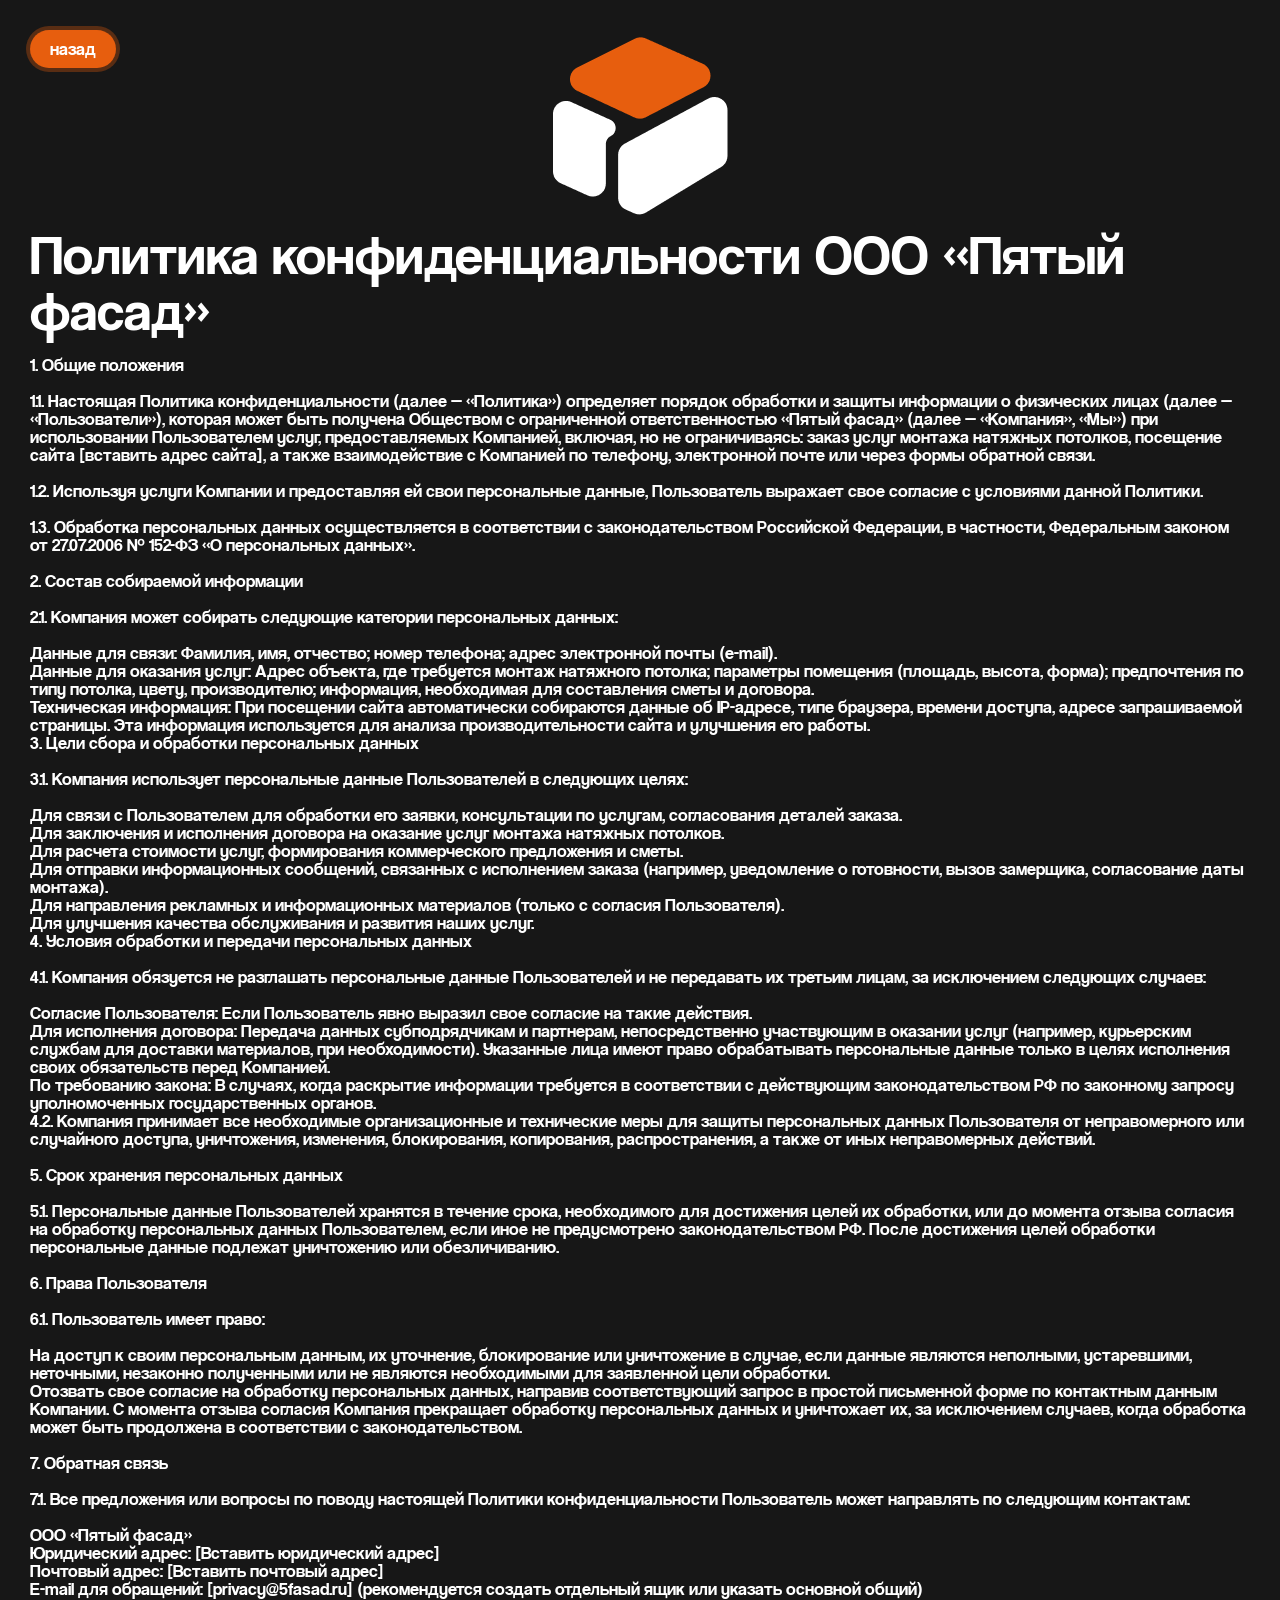
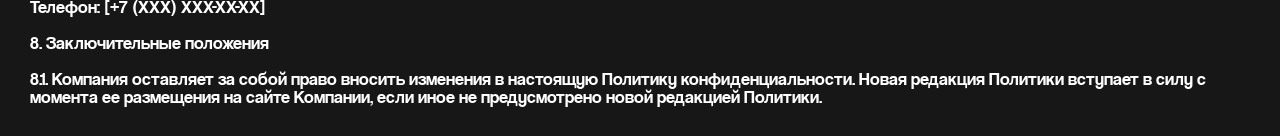
<file: politics.html>
<!DOCTYPE html>
<html lang="ru">
<head>
    <meta charset="UTF-8">
    <meta name="viewport" content="width=device-width, initial-scale=1.0">
    
    <!-- Primary Meta Tags -->
    <title>Политика конфиденциальности | Пятый Фасад - Обработка персональных данных</title>
    <meta name="title" content="Политика конфиденциальности | Пятый Фасад - Обработка персональных данных">
    <meta name="description" content="Политика конфиденциальности ООО «Пятый фасад». Правила обработки персональных данных при использовании услуг компании по установке натяжных потолков по всей России.">
    <meta name="keywords" content="политика конфиденциальности, обработка персональных данных, защита данных, пятый фасад">
    <meta name="author" content="Пятый Фасад">
    <meta name="robots" content="noindex, follow">
    <meta name="language" content="Russian">
    
    <!-- Canonical URL -->
    <link rel="canonical" href="https://5fasad.ru/politics.html">
    
    <!-- Open Graph / Facebook -->
    <meta property="og:type" content="website">
    <meta property="og:url" content="https://5fasad.ru/politics.html">
    <meta property="og:title" content="Политика конфиденциальности | Пятый Фасад">
    <meta property="og:description" content="Политика конфиденциальности ООО «Пятый фасад». Правила обработки персональных данных.">
    <meta property="og:locale" content="ru_RU">
    <meta property="og:site_name" content="Пятый Фасад">
    
    <!-- Twitter -->
    <meta name="twitter:card" content="summary">
    <meta name="twitter:url" content="https://5fasad.ru/politics.html">
    <meta name="twitter:title" content="Политика конфиденциальности | Пятый Фасад">
    <meta name="twitter:description" content="Политика конфиденциальности ООО «Пятый фасад». Правила обработки персональных данных.">
    
    <!-- Favicons -->
    <link rel="icon" type="image/x-icon" href="/src/assests/favicon/favicon.ico">
    <link rel="icon" type="image/png" sizes="32x32" href="/src/assests/favicon/favicon_32.png">
    <link rel="icon" type="image/png" sizes="16x16" href="/src/assests/favicon/favicon_16.png">
    <link rel="apple-touch-icon" sizes="180x180" href="/src/assests/favicon/apple-touch-icon.png">
    <link rel="icon" type="image/png" sizes="192x192" href="/src/assests/favicon/android-chrome-192x192.png">
    <link rel="icon" type="image/png" sizes="512x512" href="/src/assests/favicon/android-chrome-512x512.png">
    
    <!-- Stylesheets -->
    <link rel="stylesheet" href="./src/style/mainstyle.css">
    <link rel="stylesheet" href="./src/style/fonts_settings.css">
    <link rel="stylesheet" href="./src/style/components/buttons.css">
    <link rel="stylesheet" href="./src/style/components/preloader.css">
    <link rel="stylesheet" href="./src/style/components/pages/politics.css">
    
    <!-- Structured Data (JSON-LD) -->
    <script type="application/ld+json">
    {
      "@context": "https://schema.org",
      "@type": "WebPage",
      "name": "Политика конфиденциальности",
      "description": "Политика конфиденциальности ООО «Пятый фасад»",
      "url": "https://5fasad.ru/politics.html"
    }
    </script>
    <script type="application/ld+json">
    {
      "@context": "https://schema.org",
      "@type": "BreadcrumbList",
      "itemListElement": [
        {
          "@type": "ListItem",
          "position": 1,
          "name": "Главная",
          "item": "https://5fasad.ru/"
        },
        {
          "@type": "ListItem",
          "position": 2,
          "name": "Политика конфиденциальности",
          "item": "https://5fasad.ru/politics.html"
        }
      ]
    }
    </script>
</head>

    <div class="wrapper">
        <body>
        <div id="preloader" class="loader"><img class="weiufqwi" src="./src/assests/svg/main_logotype.svg" alt="preloader"></div>
        <a href="index.html">
            <button class="default_button button_back"><h4>назад</h4></button>
        </a>    
        <main>
        <center><img src="./src/assests/favicon/android-chrome-192x192.png" alt=""></center>
        <h1>Политика конфиденциальности ООО «Пятый фасад»</h1>
        <h4>
                <br>
                1. Общие положения <br>
                <br>
                1.1. Настоящая Политика конфиденциальности (далее — «Политика») определяет порядок обработки и защиты информации о физических лицах (далее — «Пользователи»), которая может быть получена Обществом с ограниченной ответственностью «Пятый фасад» (далее — «Компания», «Мы») при использовании Пользователем услуг, предоставляемых Компанией, включая, но не ограничиваясь: заказ услуг монтажа натяжных потолков, посещение сайта [вставить адрес сайта], а также взаимодействие с Компанией по телефону, электронной почте или через формы обратной связи.<br>
                <br>
                1.2. Используя услуги Компании и предоставляя ей свои персональные данные, Пользователь выражает свое согласие с условиями данной Политики.<br>
                <br>
                1.3. Обработка персональных данных осуществляется в соответствии с законодательством Российской Федерации, в частности, Федеральным законом от 27.07.2006 № 152-ФЗ «О персональных данных».<br>
                <br>
                2. Состав собираемой информации<br>
                <br>
                2.1. Компания может собирать следующие категории персональных данных:<br>
                <br>
                Данные для связи: Фамилия, имя, отчество; номер телефона; адрес электронной почты (e-mail).<br>
                Данные для оказания услуг: Адрес объекта, где требуется монтаж натяжного потолка; параметры помещения (площадь, высота, форма); предпочтения по типу потолка, цвету, производителю; информация, необходимая для составления сметы и договора.<br>
                Техническая информация: При посещении сайта автоматически собираются данные об IP-адресе, типе браузера, времени доступа, адресе запрашиваемой страницы. Эта информация используется для анализа производительности сайта и улучшения его работы.<br>
                3. Цели сбора и обработки персональных данных<br>
                <br>
                3.1. Компания использует персональные данные Пользователей в следующих целях:<br>
                <br>
                Для связи с Пользователем для обработки его заявки, консультации по услугам, согласования деталей заказа.<br>
                Для заключения и исполнения договора на оказание услуг монтажа натяжных потолков.<br>
                Для расчета стоимости услуг, формирования коммерческого предложения и сметы.<br>
                Для отправки информационных сообщений, связанных с исполнением заказа (например, уведомление о готовности, вызов замерщика, согласование даты монтажа).<br>
                Для направления рекламных и информационных материалов (только с согласия Пользователя).<br>
                Для улучшения качества обслуживания и развития наших услуг.<br>
                4. Условия обработки и передачи персональных данных<br>
                <br>
                4.1. Компания обязуется не разглашать персональные данные Пользователей и не передавать их третьим лицам, за исключением следующих случаев:<br>
                <br>
                Согласие Пользователя: Если Пользователь явно выразил свое согласие на такие действия.<br>
                Для исполнения договора: Передача данных субподрядчикам и партнерам, непосредственно участвующим в оказании услуг (например, курьерским службам для доставки материалов, при необходимости). Указанные лица имеют право обрабатывать персональные данные только в целях исполнения своих обязательств перед Компанией.<br>
                По требованию закона: В случаях, когда раскрытие информации требуется в соответствии с действующим законодательством РФ по законному запросу уполномоченных государственных органов.<br>
                4.2. Компания принимает все необходимые организационные и технические меры для защиты персональных данных Пользователя от неправомерного или случайного доступа, уничтожения, изменения, блокирования, копирования, распространения, а также от иных неправомерных действий.<br>
                <br>
                5. Срок хранения персональных данных<br>
                <br>
                5.1. Персональные данные Пользователей хранятся в течение срока, необходимого для достижения целей их обработки, или до момента отзыва согласия на обработку персональных данных Пользователем, если иное не предусмотрено законодательством РФ. После достижения целей обработки персональные данные подлежат уничтожению или обезличиванию.<br>
                <br>
                6. Права Пользователя<br>
                <br>
                6.1. Пользователь имеет право:<br>
                <br>
                На доступ к своим персональным данным, их уточнение, блокирование или уничтожение в случае, если данные являются неполными, устаревшими, неточными, незаконно полученными или не являются необходимыми для заявленной цели обработки.<br>
                Отозвать свое согласие на обработку персональных данных, направив соответствующий запрос в простой письменной форме по контактным данным Компании. С момента отзыва согласия Компания прекращает обработку персональных данных и уничтожает их, за исключением случаев, когда обработка может быть продолжена в соответствии с законодательством.<br>
                <br>
                7. Обратная связь<br>
                <br>
                7.1. Все предложения или вопросы по поводу настоящей Политики конфиденциальности Пользователь может направлять по следующим контактам:<br>
                <br>
                ООО «Пятый фасад»<br>
                Юридический адрес: [Вставить юридический адрес]<br>
                Почтовый адрес: [Вставить почтовый адрес]<br>
                E-mail для обращений: [privacy@5fasad.ru] (рекомендуется создать отдельный ящик или указать основной общий)<br>
                Телефон: [+7 (XXX) XXX-XX-XX]<br>
                <br>
                8. Заключительные положения<br>
                <br>
                8.1. Компания оставляет за собой право вносить изменения в настоящую Политику конфиденциальности. Новая редакция Политики вступает в силу с момента ее размещения на сайте Компании, если иное не предусмотрено новой редакцией Политики.</h4>
        </main>
    </div>
    
</body>
<script type="module" src="./src/js/main.js"></script>
</html>
</file>
<file: src/style/components/header.css>
/* .header-container{
padding: 24px;
} */

.header-container{
    z-index: 5;
    width: 100%;
    background-color: var(--black2);
    border-radius: 24px;
}
.header-content{
    display: flex;
    justify-content: space-between;
    align-items: center;
    padding: 12px 20px;
}

.headerfix{
    padding: 25px 20px;
}
.navigation{
    display: flex;
    gap: 16px;
    align-items: center;
}
.navigation li{
    list-style: none;
}
.navigation li a{
  display: inline-block;
  transition: opacity 0.3s ease;
}
.navigation li a,
.navigation li a h4{
  opacity: 1;
  transition: opacity 0.3s ease;
}
.navigation li a:hover,
.navigation li a:hover h4{
  opacity: 0.7;
}
.navigation li a:active,
.navigation li a:active h4{
  opacity: 0.7;
}
.logo h3{
    font-family:"logoFont";
    padding-top: 5px;
}

.logo {
    display: flex;
    align-items: center;
    gap: 14px;
}
.burgerheader{
    cursor: pointer;
    display: none;
    background-color: transparent;
    border: none;
}

.main_header_positon{
    position: fixed;
    top: 0;
    left: 0%;
    width: 100%;
    z-index: 1000;
    
}
.mobilefix{
    padding: 0px 15px 15px 15px;
}
.header_mobile{

    display: flex;
    justify-content: space-between;
    position: relative;
    align-items: baseline;
    list-style: none;
    z-index: 20;
    width: 100%;
    background-color: var(--black2);
    border-radius: 24px;
}
.closeburger{
    background-color: transparent;
    border: none;
    padding: 20px;
}
.mobile{
    display: flex;
    padding: 12px 20px;
    flex-direction: column;
}

.header_mobile{
    display: none;
}

#checkbox {
  display: none;
}

.toggle {
  position: relative;
  width: 24px;
  height: 24px;
  cursor: pointer;
  display: flex;
  flex-direction: column;
  align-items: center;
  justify-content: center;
  gap: 6px;
  transition-duration: .5s;
}

.bars {
  width: 100%;
  height: 2px;
  background-color: var(--prymary);
  border-radius: 4px;
}

#bar2 {
  transition-duration: .8s;
}

#bar1,#bar3 {
  width: 70%;
}

#checkbox:checked + .toggle .bars {
  position: absolute;
  transition-duration: .5s;
}

#checkbox:checked + .toggle #bar2 {
  transform: scaleX(0);
  transition-duration: .5s;
}

#checkbox:checked + .toggle #bar1 {
  width: 100%;
  transform: rotate(45deg);
  transition-duration: .5s;
}

#checkbox:checked + .toggle #bar3 {
  width: 100%;
  transform: rotate(-45deg);
  transition-duration: .5s;
}

#checkbox:checked + .toggle {
  transition-duration: .5s;
  transform: rotate(180deg);
}
.burgerbutton{
    display: none;
}

.header-content a img{
  width: 37px;
  height: 37px;
}

.mobile li a h4{
    font-size: 21px;
    margin-block-start: 0.3em;
    margin-block-end: 0.3em;
}
@media screen and (max-width: 834px){
    .burgerbutton{
        display: inline;
    }
    .headerfix{
        padding: 15px;
    }
    .navigation{
        display: none;
    }
    .header-content a img{
      width: 27px;
      height: 27px;
    }
}
</file>
<file: src/style/mainstyle.css>
@import "./components/buttonCALL.css";

body{
    margin: 0 auto;
    max-width: 1440px;
    background-color: var(--black);
    font-family: "coolvetregular";
    color: white;
}
html{
    scroll-behavior: smooth;
    scrollbar-width: none;
    overflow-x:  hidden;
    overflow-y:  auto;
}
html, body {
  height: 100%;
  overscroll-behavior-y: contain; /* уменьшает «перекатывание» на iOS/Android */
}

a{
    color: white;
    text-decoration: none;
}
nav{
    list-style: none;
}
:root{
    --prymary: #E75E0E;
    --prymary-hover: #e75e0e52;
     --black-hover: #1d1d1d52;
    --black: #171717;
    --black2: #1D1D1D;
    --black3: #252525;
}
@media screen and (max-width: 1440px){
    .wrapper{

        /* padding: 3vw 3vw; */
        margin: 0 auto;
    }
}
.stroke_main{
    border: 1.5px var(--black3) solid;
}

.stroke_mainhover{
    cursor: pointer;
    border: 1.5px var(--black3) solid;
    transition: all 0.2s ease;
}
.stroke_mainhover:hover{
    border: 1.5px var(--prymary) solid;
}

.stroke_mainhover:active{
    border: 1.5px var(--prymary-hover) solid;
}
</file>
<file: src/style/fonts_settings.css>
@font-face {
    font-family: "coolvetregular";
    src: url(./fonts/coolvetica\ rg.ttf);
}
@font-face {
    font-family: "Cygre";
    src: url(./fonts/Cygre-Book.ttf);
}
@font-face {
    font-family:"logoFont";
    src: url(./fonts/Widock\ TRIAL\ Bold.otf);
}

@font-face {
    font-family: 'manrope';
    src: url(./fonts/Manrope-VariableFont_wght.ttf);
}
.text_line{
    overflow: hidden;
    text-overflow: ellipsis;
    display: -webkit-box;
    -webkit-line-clamp: 3;
    -webkit-box-orient: vertical;
}

h1 {
display: block;
font-size: 56px;
margin-block-start: 0em;
margin-block-end: 0em;
margin-inline-start: 0px;
font-weight: 200;
line-height: 100%;
letter-spacing: 0px;
}
h2 {
display: block;
font-size: 35px;
margin-block-start: 0em;
margin-block-end: 0em;
margin-inline-start: 0px;
font-weight: 100;
line-height: 100%;
letter-spacing: 0px !important;
}
h3 {
display: block;
font-size: 20px;
margin-block-start: 0em;
margin-block-end: 0em;
margin-inline-start: 0px;
font-weight: 100;
line-height: 100%;
letter-spacing: 0px !important;
}
h4 {
display: block;
font-size: 18px;
margin-block-start: 0em;
margin-block-end: 0em;
margin-inline-start: 0px;
font-weight: 100;
line-height: 100%;
letter-spacing: 0px !important;
}
h5 {
display: block;
font-size: 16px;
margin-block-start: 0em;
margin-block-end: 0em;
margin-inline-start: 0px;
font-weight: 100;
line-height: 100%;
letter-spacing: 0px !important;
}
h6{
    display: block;
    font-size: 17px;
    margin-block-start: 0em;
    margin-block-end: 0em;
    margin-inline-start: 0px;
    font-weight: 100;
line-height: 100%;
letter-spacing: 1px;
    font-family: "Cygre"; 
}


@media screen and (max-width: 1194px){
    h1 {
    display: block;
    font-size: 46px;
    margin-block-start: 0em;
    margin-block-end: 0em;
    margin-inline-start: 0px;
    font-weight: 200;
line-height: 100%;
letter-spacing: 0px;
    }
    h2 {
    display: block;
    font-size: 35px;
    margin-block-start: 0em;
    margin-block-end: 0em;
    margin-inline-start: 0px;
    font-weight: 200;
line-height: 100%;
letter-spacing: 0px;
    }
    h3 {
    display: block;
    font-size: 18px;
    margin-block-start: 0em;
    margin-block-end: 0em;
    margin-inline-start: 0px;
    font-weight: 200;
line-height: 100%;
    letter-spacing: 2%;
    }
    h4 {
    display: block;
    font-size: 18px;
    margin-block-start: 0em;
    margin-block-end: 0em;
    margin-inline-start: 0px;
    font-weight: 100;
line-height: 100%;
    letter-spacing: 2%;
    }
    h5 {
    display: block;
    font-size: 16px;
    margin-block-start: 0em;
    margin-block-end: 0em;
    margin-inline-start: 0px;
    font-weight: 200;
line-height: 100%;
    letter-spacing: 2%;
    }
}

@media screen and (max-width: 834px){
    h1 {
    display: block;
    font-size: 35px;
    margin-block-start: 0em;
    margin-block-end: 0em;
    margin-inline-start: 0px;
    font-weight: 200;
line-height: 100%;
    letter-spacing: 2%;
    }
    h2 {
    display: block;
    font-size: 35px;
    margin-block-start: 0em;
    margin-block-end: 0em;
    margin-inline-start: 0px;
    font-weight: 200;
line-height: 100%;
    letter-spacing: 2%;
    }
    h3 {
    display: block;
    font-size: 20px;
    margin-block-start: 0em;
    margin-block-end: 0em;
    margin-inline-start: 0px;
    font-weight: 200;
line-height: 100%;
    letter-spacing: 2%;
    }
    h4 {
    display: block;
    font-size: 18px;
    margin-block-start: 0em;
    margin-block-end: 0em;
    margin-inline-start: 0px;
    font-weight: 100;
line-height: 100%;
    letter-spacing: 2%;
    }
    h5 {
    display: block;
    font-size: 16px;
    margin-block-start: 0em;
    margin-block-end: 0em;
    margin-inline-start: 0px;
    font-weight: 200;
line-height: 100%;
    letter-spacing: 2%;
    }
}
@media screen and (max-width: 375px){
    h1 {
    display: block;
    font-size: 35px;
    margin-block-start: 0em;
    margin-block-end: 0em;
    margin-inline-start: 0px;
    font-weight: 200;
    line-height: 100%;
    letter-spacing: 2%;
    }
    h2 {
    display: block;
    font-size: 35px;
    margin-block-start: 0em;
    margin-block-end: 0em;
    margin-inline-start: 0px;
    font-weight: 200;
    line-height: 100%;
    letter-spacing: 2%;
    }
    h3 {
    display: block;
    font-size: 15px;
    margin-block-start: 0em;
    margin-block-end: 0em;
    margin-inline-start: 0px;
    font-weight: 200;
line-height: 100%;
    letter-spacing: 2%;
    }
    h4 {
    display: block;
    font-size: 15px;
    margin-block-start: 0em;
    margin-block-end: 0em;
    margin-inline-start: 0px;
    font-weight: 100;
line-height: 100%;
    letter-spacing: 2%;
    }
    h5 {
    display: block;
    font-size: 16px;
    margin-block-start: 0em;
    margin-block-end: 0em;
    margin-inline-start: 0px;
    font-weight: 200;
line-height: 100%;
    letter-spacing: 2%;
    }
}
</file>
<file: src/style/components/message_chat.css>
.message_chat{
    display: none;
    position: fixed;
    left: 0;
    right: 0;
    bottom: 0;  
    width: 100%;
    z-index: 99999;
}

.message_chat_container{
    gap: 16px;
    display: flex;
    position: absolute;
    align-items: center;
    left: 50%;
    bottom: 15px;             
    transform: translateX(-50%);
    pointer-events: auto; 
    background-color: var(--black2);
    border-radius: 53px;
    padding: 7px;
    width: 487px;
    height: 50px;
    transition: all 0.5s ease;
    opacity: 1;
}
.openchat{

    padding-left: 20px;
    display: flex;
    align-items: center;
    gap: 12px;
}
.openchat h4{
    color: var(--prymary);
        font-family: "Cygre";
}
.message_chat_content{
    cursor: pointer;
    display: flex;
    justify-content: space-between;
    background-color: var(--black);
    border-radius: 45px;
    transition: all 0.3s ease;
    border: 2px transparent solid;
    height: 100%;
    width: 100%;
}
.message_chat_content:hover{
    border: 2px var(--prymary) solid;
}
.phonecall{
    margin-right: 5px;
     box-shadow: 0px 0px 0px 4px var(--prymary-hover);
    width: 45px;
    height: 45px;
    display: flex;
    justify-content: center;
    align-items: center;
    border: none;
    background-color: var(--prymary);
    border-radius: 50%;
    transition: all 0.3s ease;
}
.phonecall:hover{
    opacity: 0.8;
}

@media screen and (max-width: 834px){
    .message_chat_container {
        width: 87vw;
    }
}


.chat-widget{position:fixed;bottom:20px;right:20px;z-index:10000;}
        .chat-button{background:#007bff;color:white;border:none;padding:15px 20px;border-radius:50px;cursor:pointer;box-shadow:0 4px 20px rgba(0,123,255,0.3);font-size:16px;transition:.2s;}
        .chat-button:hover{background:#0056b3;}
        .chat-window {
            position: fixed;
            bottom: 100px;
            left: 50%;
            transform: translateX(-50%);
            width: 496px;
            height: 520px;
            background: var(--black2);
            border-radius: 24px;
            box-shadow: 0 10px 40px rgba(0, 0, 0, 0.22);
            display: none;
            flex-direction: column;
            border: 2px solid var(--black3);
            overflow: hidden;
            font-family: system-ui, -apple-system, Arial, sans-serif;
            transition: height 0.3s ease, bottom 0.3s ease; /* Анимация изменения высоты */
        }
        .chat-header {
    background: var(--black2);
    color: white;
    padding: 16px;
    border-radius: 24px;
    display: flex;
    justify-content: space-between;
    align-items: center;
    font-size: 17px;
}

.chat-messages {
    flex: 1;
    padding: 16px;
    overflow-y: auto;
    background: var(--black2);
    -webkit-overflow-scrolling: touch; /* Плавный скролл на iOS */
}

.message {
    margin-bottom: 12px;
    padding: 10px 16px;
    border-radius: 18px;
    max-width: 80%;
    word-wrap: break-word;
    line-height: 1.4;
       box-shadow: 0px 0px 0px 4px var(--black-hover);
}

.user-message {
    background: var(--black);
    color: white;
   box-shadow: 0px 0px 0px 4px var(--black-hover);
    margin-left: auto;
}

.manager-message {
    background: var(--prymary);
    color: #ffffff;
    border: none;
    box-shadow: 0 1px 2px rgba(0, 0, 0, 0.05);
}

.chat-input {
    display: flex;
    padding: 12px;
    background: var(--black2);
    gap: 10px;
}

.chat-input input {
    flex: 1;
    background-color: var(--black);
    padding: 12px 18px;
    border: 1px solid var(--black3);
    border-radius: 30px;
    color: white;
    outline: none;
    font-size: 15px;
    transition: border-color 0.3s ease;
}

.chat-input input:focus {
    border-color: var(--prymary);
}

.chat-input input:disabled {
    opacity: 0.6;
    cursor: not-allowed;
}

.chat-input button {
    background: var(--prymary);
    color: white;
    border: none;
    padding: 12px 24px;
    border-radius: 30px;
    cursor: pointer;
    font-size: 15px;
    transition: 0.2s;
    box-shadow: 0px 0px 0px 4px var(--prymary-hover);
    transition: background 0.3s ease;
}

.chat-input button:hover:not(:disabled) {
    background: var(--prymary-hover);
}

.chat-input button:disabled {
    opacity: 0.6;
    cursor: not-allowed;
}

.close-btn {
    background: none;
    border: none;
    color: white;
    font-size: 28px;
    cursor: pointer;
}

.typing-indicator {
    color: #888;
    font-size: 14px;
    font-style: italic;
    margin: 10px 0;
}
#sendButton {
    transition: opacity 0.3s ease;
}

/* Стили для сообщения о недоступности */
.unavailable-container {
    padding: 10px;
}

.warning-message {
    background: rgba(255, 152, 0, 0.1);
    border: 1px solid #ff9800;
    border-radius: 12px;
    padding: 16px;
    margin-bottom: 16px;
    color: #ff9800;
}

.warning-message strong {
    display: block;
    margin-bottom: 8px;
    font-size: 16px;
}

.warning-message p {
    margin: 0;
    font-size: 14px;
    opacity: 0.9;
}

.manager-info {
    background: rgba(255, 255, 255, 0.05);
    border-radius: 12px;
    padding: 16px;
    color: white;
}

.manager-info p {
    margin: 8px 0;
    font-size: 14px;
}

.phone-link {
    display: block;
    color: var(--prymary);
    font-weight: bold;
    font-size: 16px;
    text-decoration: none;
    margin: 12px 0;
    padding: 8px 0;
}

.phone-link:hover {
    text-decoration: underline;
}

.work-hours {
    color: #ccc;
    font-size: 13px;
}

.return-time {
    color: var(--prymary);
    font-weight: bold;
    text-align: center;
    margin-top: 16px !important;
    font-size: 15px;
}





@media screen and (max-width: 540px) {
    .chat-window {
        position: fixed;
        bottom: 0px;
        left: 50%;
        transform: translateX(-50%);
        width: 100%;
        height: 100%;
        background: var(--black2);
        border-radius: 0px;
        box-shadow: 0 10px 40px rgba(0, 0, 0, 0.22);
        display: none;
        flex-direction: column;
        border: 2px solid var(--black3);
        overflow: hidden;
        font-family: system-ui, -apple-system, Arial, sans-serif;
    }

    #sendButton {
        display: none !important;
    }

    #messageInput {
        font-size: 16px; /* Улучшает опыт на мобильных */
    }

    .unavailable-container {
        padding: 8px;
    }

    .warning-message,
    .manager-info {
        padding: 12px;
    }

    .warning-message strong {
        font-size: 15px;
    }

    .phone-link {
        font-size: 15px;
    }
}
</file>
<file: src/style/components/footer.css>
.footer_container{
    padding: 60px 20px 110px 20px;
    display: flex;
    justify-content: center;
}
.footer_content{
    display: flex;
    justify-content: center;
    background-color: var(--black2);
    border-radius: 24px;
    width: 691px;
    height: 100%;
}
.footer_cc{
    padding: 15px;
    max-width: 570px;
    display: flex;
    flex-direction: column;
    align-items: center;
}
.textfooter{
    padding-top: 30px;
    display: flex;
    align-items: center;
    gap: 24px;
    flex-direction: column;
}
.textfooter h4,
.textfooter h1{
    text-align: center;
}
.secline,
.frline{
    display: flex;
    justify-content: space-between;
    align-items: center;
}
.partners{
    width: 100%;
    margin-top: 60px;
    border-radius: 10px;
    padding: 24px;
    background-color: var(--black);
}
@media screen and (max-width:800px){
.foter_navigation {
    display: flex;
    align-items: flex-start !important ;
    gap: 16px;
    flex-direction: column;
}
.partners{
    width: 74vw;
}
}
@media screen and (max-width:500px) {
    .threlineinf {
    font-family: 'manrope';
    padding-top: 40px;
    padding-bottom: 40px;
    gap: 10px;
    display: flex;
    justify-content: space-between;
    align-items: center;
    flex-direction: column;
}
}
@media screen and (max-width: 375px){
    .footer_content{
    width: 100%;
    }
    .secline img,
    .frline img{
    width: 30px;
    }
    .threlineinf a h5 {
    font-weight: 500 !important;
    font-family: 'manrope';
    width: 43vw;
}
    .partners {
    width: 70vw;
    margin-top: 60px;
    border-radius: 10px;
    padding: 24px;
    background-color: var(--black);
}
.seclineinf {
    align-items: flex-start !important;
    flex-direction: row;
}
.contacts_footer_information {
    width: 81vw !important;
}
.foter_navigation {
    align-items: flex-start !important;
    flex-direction: column;
}
}
.img_mockup{
    padding-top: 26px;
}

.contacts_footer_information{
    width: 100%;
    padding-top: 24px;
}
.frlineinf h3{
    line-height: 26px;
}
.seclineinf{
    padding-top: 30px;
    display: flex;
    align-items: center;
    justify-content: space-between;
}
.foter_navigation{
    display: flex;
    align-items: center;
    gap: 16px;
}


.threlineinf{
    font-family: 'manrope';
    padding-top: 40px;
    padding-bottom: 40px;
    display: flex;
    justify-content: space-between;
    align-items: center;
}
.threlineinf a h5{
    font-weight: 500 !important;
    font-family: 'manrope';
}
</file>
<file: src/style/components/buttons.css>
.default_button{
    cursor: pointer;
    background-color: var(--prymary);
    padding: 10px 20px;
    border-radius: 24px;
    color: white;
    border: none;
    font-family: "coolvetregular";
    transition: all 0.3s ease;
    box-shadow: 0px 0px 0px 4px var(--prymary-hover);
}
.default_button:hover{
    opacity: 0.8;
}
.default_button:active{
    opacity: 0.4;
}

.black_button{
        cursor: pointer;
    background-color: var(--black2);
    padding: 10px 20px;
    border-radius: 24px;
    color: white;
    border: none;
      box-shadow: 0px 0px 0px 4px var(--black-hover);
    font-family: "coolvetregular";
    transition: all 0.3s ease;
        border: 1.5px var(--black3) solid;
}
.black_button:hover{
    opacity: 0.8;
}
.black_button:active{
    opacity: 0.4;
}
.icon_custom{
    display: flex;
    gap: 10px;
    align-items: center;
}

.icon_button{
    cursor: pointer;
    background-color: var(--black);
    border: none;
    padding: 10px;
    border-radius: 50%;
        border: 1.5px var(--black3) solid;
}
</file>
<file: src/style/components/preloader.css>
.loader {
    transition: opacity 0.5s ease;
    position: fixed;
    top: 50%;
    background-color: var(--black2);
    z-index: 9999999;
    left: 50%;
    transform: translate(-50%, -50%); 
    display: flex;
    align-items: center;
    justify-content: center;
    width: 100%;
    height: 100%;
}a

.loader img{
    z-index: 50;
    width: 20px;
    height: 20px;
}

.weiufqwi{
    width: 45px;
}
.loader:before,
.loader:after {
    content: "";
    position: absolute;
    border-radius: 50%;
    animation: pulsOut 1.8s ease-in-out infinite;
    filter: drop-shadow(0 0 1rem rgba(231, 94, 14, 100));
}

.loader:before {
    width: 100%;
    padding-bottom: 100%;
    box-shadow: inset 0 0 0 1rem var(--prymary);
    animation-name: pulsIn;
}

.loader:after {
    width: calc(100% - 2rem);
    padding-bottom: calc(100% - 2rem);
    box-shadow: 0 0 0 0 var(--prymary);
}

.loaded .loader {
    opacity: 0; 
    pointer-events: none;
}

@keyframes pulsIn {
    0% {
        box-shadow: inset 0 0 0 1rem #fff;
        opacity: 1;
    }
    50%, 100% {
        box-shadow: inset 0 0 0 0 var(--prymary);
        opacity: 0;
    }
}

@keyframes pulsOut {
    0%, 50% {
        box-shadow: 0 0 0 0 var(--prymary);
        opacity: 0;
    }
    100% {
        box-shadow: 0 0 0 1rem var(--prymary);
        opacity: 1;
    }
}
</file>
<file: src/style/components/pages/index.css>
.hero_container{
    background-image: url(/src/assests/img/indeximg/background_index.png);
    width: 100%;
    border-radius: 24px;
    height: 73vh;
    background-color: #E75E0E;
    background-size: cover;
    background-position: center;
    background-repeat: no-repeat;
}
.heroblock{
    padding: 110px 20px 20px 20px;
}
.right_hero{
        padding: 20px;
    text-align: right;
    display: flex;
    flex-direction: column;
    justify-content: space-between;
}
.left_hero{
    padding: 20px;
        display: flex;
    flex-direction: column;
    justify-content: space-between;
}
.connect{
    padding-left: 50px;
    display: flex;
    gap: 20px;
    align-items: center;
}
.listpotolok{
    display: flex;
    gap: 10px;
    flex-direction: column;

}
.hero_content{
    height: 100%;
    display: flex;
    justify-content: space-between;
}
.weareinchat{
    display: flex;
    align-items: center;
    gap: 20px;
}
.sercle{
    width: 10px;
    height: 10px;
    border-radius:50%;
    background-color: var(--prymary);
}
.title_hero h3{
    padding-top: 20px;
    opacity: 0.7;
}
.our_stuff{
        padding: 7vw 6vw;
}

.portfolio_block{
    padding: 20px;
}
.title_of_blocks{
    padding: 0px 30px 0px 30px;
    display: flex;
    align-items: flex-end;
    justify-content: space-between;
}
.title_of_block{
    padding: 0px 30px 0px 30px;
    display: flex;
    align-items: center;
    justify-content: space-between;
}
.text_title{
    display: flex;
    flex-direction: column;
    gap: 16px;
}
.our_translator{
    padding: 100px 80px 20px 80px;
}
.linkbutton{
    display: flex;
    gap: 15px;
    flex-direction: column;
    align-items: flex-end;
}

.projectitem_container{
    cursor: pointer;
    padding: 10px;
    width: 339px !important;
    height: 395px;
    background-color: var(--black2);
    border-radius: 24px;
    flex-shrink: 0;
}
.project_item_content img{
    border-radius: 16px;
    width: 100%;
    height: 269px;
    object-fit: cover;
}

.text_projectItem{
    height: 109px;
    padding-top: 8px;
    display: flex;
    flex-direction: column;
    justify-content: space-between;
}
.projectitem{
    width: 100%;
    overflow-y: hidden;
    scrollbar-width: none;
    overflow-x: auto;
    gap: 16px;
    display: flex;
    padding-top: 32px;
}


.faq_block{
    margin-top: 80px;
    padding: 20px;
    display: flex;
    justify-content: center;
    align-items: center;
}
.bloks_translator {
    padding-top: 32px;
    display: flex;
    flex-direction: column;
    justify-content: center;
    gap: 16px;
    align-items: center;
}
.qwefqwfqwf{
       display: flex;
}
.qwefqwfqwf .titletext_translator{
    width: 100%;
}
.awdawdada{
    display: flex;
    flex-direction: column;
    justify-content: space-between;
}
.faq_block_contiainer{

    width: 1216px;
    height: 100%;
    background-color: var(--black2);
    border-radius: 18px;
}
.faq_block_content{
    display: flex;

}
.left_content{
    padding: 35px;
}
.right_content{
    padding: 10px;
}
.left_hero {
    align-items: center !important;
}
.question_container{
    display: flex;
    flex-direction: column;
    gap: 16px;
    padding-top: 40px;
}

.right_content,
.left_content{
    width: 100%;
}

.left_content{
    padding-right: 70px;
}

.rg_container{
    display: flex;
    flex-direction: column;
    height: 100%;
    border-radius: 10px;
    background-color: var(--prymary);
}
.tt{
    padding-top: 50px;
    display: flex;
    gap: 20px;
    flex-direction: column;
    justify-content: center;
    align-items: center;
}
.tt h4{
    width: 100%;
}
.customFaq{
    width: 118px;
}
.content_rg{
    height: 100%;
    display: flex;
    padding: 20px;
    flex-direction: column;
    align-items: center;
    justify-content: space-between;
}
.titmecccc{
    display: flex;
    gap: 10px;
    align-items: flex-end;
}
.title_wichcpount{
    padding-bottom: 24px;
}

.content_rg img {
    border-radius: 10px;
    width: 421px;
    height: 306px;
    object-fit: cover;
}


.rght,
.lfbl{
    padding: 10px;
    width: 100%;
    background-color: var(--black2);
    border-radius: 24px;
    height: 100%;
}
.lfbl img,
.rght img{
    width: 100%;
    height: 260px;
    border-radius: 16px;
    object-fit: cover;
}

.titletext_translator{
    padding: 14px;
    display: flex;
    gap: 16px;
    padding-bottom: 32px;
    flex-direction: column;
}
.frbltrans{
    display: flex;
    gap: 16px;
    align-items: center;
}

.bloks_translator{
    padding-top: 32px;
}
.dwn_translator{
    padding-top: 16px;
}
.wefwefwef{
    height: 370px;
    display: flex;
    justify-content: space-between;
}
.jwijfoqij,
.qwiuef{
    width: 100%;
    height: 100%;
}
.jwijfoqij{
    display: flex;
    flex-direction: column;
    justify-content: space-between;
}
.qwiuef img{
    height: 100%;
    width: 100%;
    object-fit: cover;
    border-radius: 16px;
}
.jwijfoqij h4{
width: 35vw;
}
.lfblwefwef{
    background-color: var(--black2);
    padding: 10px;
    border-radius: 24px;
}
.titletext_translatorrrr h4,
.titletext_translatorrrr h2{
    padding: 16px;
}


.about_us_block{
    padding-top: 100px;
    display: flex;
    justify-content: center;
    align-items: center;
}
.illustration{
    display: flex;
    flex-direction: column;
    justify-content: center;
    align-items: center;
}

.blsvg{
    display: flex;
    gap: 100px;
}

.logosvggg{
    background-color: var(--prymary);
    margin-top: -50px;
    border-radius: 50%;
box-shadow: 
    0 0 330px rgba(231, 94, 14, 0.3),
    0 0 100px rgba(231, 94, 14, 0.2),
    0 0 150px rgba(231, 94, 14, 0.1);

}

.card_stuff{
    background-color: var(--black2);
    padding: 10px;
    width: 250px;
    height: 320px;
    border-radius: 16px;
 flex-shrink: 0;
}
.card_stuff img{
    object-fit: cover;
    width: 100%;
    height: 260px;
    border-radius: 12px;
    transition: all 0.3s ease;
}

.containerstuff{
    overflow-y: hidden;
    overflow-x: auto;
    padding-top: 32px;
    scrollbar-width: none;
}
.text_of_card{
    flex-direction: column;
    display: flex;
    gap: 5px;
    padding-top: 10px;
}

.text_about_us{
    margin-top: 50px;
    display: flex;
    gap: 16px;
    flex-direction: column;
    justify-content: center;
    align-items: center;
    text-align: center;
    padding: 50px 100px;
    border-radius: 24px;
    border: 2px var(--prymary) dashed;
    height: 100%;
    width: 100%;
    background-image: url(/src/assests/svg/points.svg);
}
.containerstuff{
    padding-top: 32px ;
    padding-left: 2vw;
    padding-right: 2vw;
}
.text_about_us h4{
    width: 30vw;
}

.seffomn{
    width: 1200px;
}

.about_us_blockd{
    margin-top: 100px;
    padding: 20px;
    display: flex;
    justify-content: center;
    align-items: center;
}

.qwefqwfqwf{
    display: flex;
    gap: 16px;
    width: 85%;
    flex-direction: column;
}
.titletext_translatorrr{
    padding: 20px;
    display: flex;
    justify-content: space-between;
    align-items: flex-end;
}

.qwefqwfqwf h4{
width: 95%;
}
.seffomn img{
    height: 375px;
}


.containerstuff{
    display: flex;
    gap: 16px;
}
.our_partners_content{
 display: flex;
 flex-direction: column;
 gap: 16px;
}

.our_partners{
    display: flex;
    gap: 1vw;
}
.our_partners_container{
    height: 100%;
    padding: 0vw 2vw;
    width: 100%;
    display: flex;
    justify-content: center;
    align-items: center;
}

.our_partners img{
    width: 42vw;
}







@media screen and (max-width: 1194px){
    .faq_block_content {
    flex-direction: column;
}
.left_content {
    padding: 0px;
}
.our_translator {
    padding: 100px 14px 20px;
}
.faq_block_contiainer {
    width: 70%;
    height: 100%;
    padding: 35px;
    background-color: var(--black2);
    border-radius: 18px;
}
.right_content, .left_content {
    width: 100%;
    padding: 32px 20px 20px 0px;
}
.customFaq {
    width: 118px;
    display: none;
}
.content_rg img {
    border-radius: 10px;
    width: 64vw;
    height: 200px;
    object-fit: cover;
}
.tt {
    padding-top: 0px;
    align-items: flex-start;
}
.bloks_translator {
    padding-top: 32px;
    display: flex
;
    flex-direction: column;
    justify-content: center;
    gap: 16px;
    align-items: center;
}
.qwefqwfqwf{
       display: flex;
       flex-direction: column;
}
}
@media screen and (max-width: 834px){
    .heroblock{
        padding: 90px 20px 20px 20px !important;
        
    }
    .our_partners img{
        width: 86vw;
    }
    .our_partners{
        flex-direction: column;
    }
    .hero_container{
        background-image: url(/src/assests/img/indeximg/background_index_mobile.png) !important;
    }
    .our_partners_container{
    height: 100%;
    padding: 0vw 0vw;
    width: 100%;
    display: flex;
    justify-content: center;
    align-items: center;
}

    .right_hero {
    display: none !important;
}
.connect {
    padding-left: 0px;
}

    .right_content, .left_content {
        width: 100%;
        padding: 0px 6px 24px 0px;
    }
        .faq_block_contiainer {
        width: 100%;
        height: 100%;
        padding: 24px;
        background-color: var(--black2);
        border-radius: 18px;
    }
        .content_rg img {
        border-radius: 10px;
        width: 80vw;
        height: 200px;
        object-fit: cover;
    }
    .customFaq {
        width: 100%;
        display: inline;
    }
    .tt {
        padding-top: 0px;
        padding-bottom: 20px;
        align-items: flex-start;
    }
.content_rg img {
        border-radius: 10px;
        width: 100%;
        height: 279px;
        object-fit: cover;
    }
    .tt h3 {
    width: 100%;
}
    .faq_block {
    padding: 10px;
    justify-content: center;
    align-items: center;
}
.title_of_block {
    padding: 0px 0px 0px 0px;
}
.projectitem {
    width: 100%;
    overflow-y: hidden;
    scrollbar-width: none;
    overflow-x: auto;
    gap: 10px;
    display: flex
;
    padding-top: 32px;
}
.our_translator{
    padding: 100px 16px 20px 16px;
}
.сс{
    display: none;
}
.containerstuff{
    padding-top: 32px ;
    padding-left: 0.5vw;
    padding-right: 0.5vw;
}
}
@media screen and (max-width: 700px){
.frbltrans {
    display: flex
;
    gap: 26px;
    align-items: center;
    flex-direction: column;
}
.our_partners_content {
    display: flex
;
    flex-direction: column;
    gap: 16px;
            width: 85vw;
    align-items: center;
}
.blsvg img{
 width: 30vw;
}
.logosvggg img{
    width: 32vw;
}
.tt h4 {
    width: 100%;
}
.title_of_block {
    padding: 0px;
    display: flex
;
    align-items: flex-start;
    justify-content: space-between;
    flex-direction: column;
    gap: 21px;
}
.illustration {
    padding: 20px;
    display: flex
;
    flex-direction: column;
    justify-content: center;
    align-items: center;
}
.titletext_translatorrr{
    flex-direction: column;
    gap: 26px;
}
.linkbutton {
    display: flex
;
    gap: 15px;
    flex-direction: column;
    align-items: flex-start;
}
.title_wichcpount h1{
    font-size: 30px;
}
.qwefqwfqwf h4{
    width: 100%;
}

.text_about_us{
    width: 90%;
    padding: 50px 0px;
}

.wqd{
    width: 100px !important;
}
.text_about_us h4{
    width: 60%;
}
.wefwefwef {
    height: 100%;
    width: 100%;
    display: flex
;
    justify-content: space-between;
    flex-direction: column;
}
    .our_translator {
        padding: 100px 36px 20px 36px;
    }
    .title_of_blocks {
    padding: 0px 0px 0px 0px;
    display: flex
;
    align-items: flex-end;
    justify-content: space-between;
}
.dwn_translator {
    padding-top: 26px;
}
.titletext_translatorrrr h4{
        padding: 30px 30px 30px 30px;
}
.titletext_translatorrrr h2 {
    padding: 30px 30px 0px 30px;
}
.jwijfoqij h4 {
    width: 80vw;
}
.call-button img{
    width: 5vw;
}



.lfblwefwef {
    background-color: var(--black2);
    padding: 0px;
    border-radius: 24px;
}
}
@media screen and (max-width: 375px){
    .listpotolok,
    .title_hero h3{
        display: none !important;
    }
    .titmecccc h5{
        display: none;
    }
    .threlineinf a h5{
        font-size: 13px !important;
    }

    
}
</file>
<file: src/style/components/back_totop.css>
.button {
  width: 50px;
  height: 50px;
  border-radius: 50%;
  background-color: var(--black);
  border: none;
  font-weight: 600;
  display: flex;
  align-items: center;
  justify-content: center;
  box-shadow: 0px 0px 0px 4px var(--prymary-hover);
  cursor: pointer;
  transition-duration: 0.3s;
  overflow: hidden;
  position: relative;
}

.svgIcon {
  width: 12px;
  transition-duration: 0.3s;
}

.svgIcon path {
  fill: white;
}

.button:hover {
  width: 140px;
  border-radius: 50px;
  transition-duration: 0.3s;
  background-color: var(--prymary);
  align-items: center;
}

.button:hover .svgIcon {
  /* width: 20px; */
  transition-duration: 0.3s;
  transform: translateY(-200%);
}

.button::before {
  position: absolute;
  bottom: -20px;
  letter-spacing: 4%;
    font-family: 'manrope';
  content: "На вверх";
  color: white;
  /* transition-duration: .3s; */
  font-size: 0px;
}

.button:hover::before {
  font-size: 13px;
  opacity: 1;
  bottom: unset;
  /* transform: translateY(-30px); */
  transition-duration: 0.3s;
}
</file>
<file: src/style/components/FAQ_question.css>
.question_wrapper {
  position: relative;
  width: 100%;
  border-radius: 10px;
}

.question_content {
  display: flex;
  justify-content: space-between;
  align-items: center;
  border-radius: 10px;
  background-color: var(--black);
  padding: 16px;
  cursor: pointer;
  position: relative;
  z-index: 3;
  transition: all 0.3s ease;
}

.ltcon {
  display: flex;
  gap: 20px;
  align-items: center;
}

/* Кастомная кнопка плюс/минус оранжевого цвета */
.question_btn {
  width: 24px;
  height: 24px;
  position: relative;
  display: flex;
  justify-content: center;
  align-items: center;
  animation: plus-animation-reverse 0.5s ease-out forwards;
}

.question_btn::before,
.question_btn::after {
  content: "";
  display: block;
  position: absolute;
  border-radius: 2px;
  background: var(--primary); /* Оранжевый цвет */
  transition: all 0.3s ease;
}

.question_btn::before {
  width: 2px;
  height: 16px;
}

.question_btn::after {
  width: 16px;
  height: 2px;
}

/* Тултип */
.question_tooltip {
  width: fit-content;
  max-width: 400px;
  border-radius: 12px;
  position: absolute;
  background: var(--prymary);
  z-index: 10;
  padding: 20px;
  box-shadow: 0 10px 30px rgba(0, 0, 0, 0.2);
  opacity: 0;
  top: 100%;
  left: 0;
  margin-top: 10px;
  transform: translateY(-10px);
  transition: all 0.3s ease;
  pointer-events: none;
}

.question_tooltip > span {
  display: block;
  color: white;
  font-size: 16px;
  line-height: 1.4;
      font-family: 'manrope';
      font-weight: 500;
  white-space: normal;
  opacity: 0;
  transition: opacity 0.3s ease;
}

.question_tooltip::after {
  content: "";
  width: 16px;
  height: 16px;
  background: var(--prymary);
  border-radius: 3px;
  position: absolute;
  left: 20px;
  top: -8px;
  transform: rotate(45deg);
  z-index: -1;
}

/* Чекбокс для управления состоянием - растянут на всю кнопку */
.question_checkbox {
  position: absolute;
  opacity: 0;
  cursor: pointer;
  z-index: 5;
  width: 100%;
  height: 100%;
  top: 0;
  left: 0;
  margin: 0;
}

/* Анимации при активации (при клике на ЛЮБУЮ часть кнопки) */
.question_checkbox:checked ~ .question_content .question_btn {
  animation: plus-animation 0.5s ease-out forwards;
}

.question_checkbox:checked ~ .question_tooltip {
  opacity: 1;
  transform: translateY(0);
  pointer-events: auto;
}

.question_checkbox:checked ~ .question_tooltip > span {
  opacity: 1;
}

/* Анимации для кнопки */
@keyframes plus-animation {
  0% {
    transform: rotate(0) scale(1);
  }
  20% {
    transform: rotate(60deg) scale(0.93);
  }
  55% {
    transform: rotate(35deg) scale(0.97);
  }
  80% {
    transform: rotate(48deg) scale(0.94);
  }
  100% {
    transform: rotate(45deg) scale(0.95);
  }
}

@keyframes plus-animation-reverse {
  0% {
    transform: rotate(45deg) scale(0.95);
  }
  20% {
    transform: rotate(-15deg);
  }
  55% {
    transform: rotate(10deg);
  }
  80% {
    transform: rotate(-3deg);
  }
  100% {
    transform: rotate(0) scale(1);
  }
}

/* Дополнительные стили для hover эффектов */
.question_content:hover {
  background-color: var(--black-hover, #2a2a2a);
}

/* Убедимся, что весь контент кнопки кликабелен */
.question_content * {
  pointer-events: none;
}

.question_checkbox {
  pointer-events: auto;
}
</file>
<file: src/style/components/pages/AboutUs.css>
.heroblock{
    padding: 110px 20px 20px 20px;
}
.hero_container_portfolio{
    background-color: var(--black2);
    width: 100%;
    border-radius: 24px;
    height: 65vh;
    display: flex;
    flex-direction: column-reverse;
justify-content: flex-end;
}
.text_portfoliotitle{
    padding: 30px;
    display: flex;
    flex-direction: column;
    gap: 24px;
}
.heroimgtitle{
    height: 250px;
    padding: 10px;
}
.heroimgtitle img{
    width: 100%;
    border-radius: 16px;
    object-fit: cover;
}
.qwefqwfqwf .titletext_translator{
    width: 100%;
}
.titletext_translator{
    padding: 14px;
    display: flex;
    gap: 16px;
    padding-bottom: 32px;
    flex-direction: column;
}
.titletext_translatorrrr h4,
.titletext_translatorrrr h2{
    padding: 16px;
}

.text_title{
    display: flex;
    flex-direction: column;
    gap: 16px;
}
.bloks_translator {
    padding-top: 32px;
    display: flex;
    flex-direction: column;
    justify-content: center;
    gap: 16px;
    align-items: center;
}
.frbltrans{
    display: flex;
    gap: 16px;
    align-items: center;
}
.rght,
.lfbl{
    padding: 10px;
    display: flex;
    flex-direction: column;
    justify-content: space-between;
    width: 100%;
    background-color: var(--black2);
    border-radius: 24px;
    height: 450px;
}
.lfbl img,
.rght img{
    width: 100%;
    height: 260px;
    border-radius: 16px;
    object-fit: cover;
}

.bloks_translator{
    padding-top: 32px;
}
.our_translator{
    padding: 100px 80px 20px 80px;
}
.title_of_blocks{
    padding: 0px 30px 0px 30px;
    display: flex;
    align-items: flex-end;
    justify-content: space-between;
}

.about_pur_people{
    margin-top: 50px;
    padding: 20px;
}
.about_our_container{
    border-radius: 24px;
    width: 100%;
    height: 550px;
    position: relative;
    overflow: hidden; 
}

.about_our_container::before {
    content: '';
    position: absolute;
    top: 0;
    left: 0;
    width: 100%;
    height: 100%;
    background-image: url(/src/assests/img/AboutUs/vlaue_people.png);
    background-position: center;
    background-size: cover;
    background-repeat: no-repeat;
    transition: transform 0.5s ease;
    z-index: 1;
    
}
.about_ourpp_container{
    border-radius: 24px;
    width: 100%;
    height: 750px;
    position: relative;
}

.about_ourpp_container::before{
    content: '';
    position: absolute;
    top: 0;
    left: 0;
    width: 100%;
    height: 100%;
        border-radius: 24px;
    background: 
        linear-gradient(rgba(0, 0, 0, 0.314), rgba(0, 0, 0, 0.529)),
        url(/src/assests/img/indeximg/Rectangle\ 25.png) center/cover;
    transition: transform 0.5s ease;
    z-index: 1;
}

.about_our_content{
    position: relative;
    z-index: 2; 
    color: white;
}
.about_our_contentt{
     position: relative;
    z-index: 2; 
    color: white;
        padding: 40px;
    display: flex;
    flex-direction: column;
    height: 100%;
    justify-content: space-between;
        position: relative;
    z-index: 2; 
}

.about_ourpp_container:hover::before{
    transform: scale(1.1);
}
.about_our_container:hover::before {
    transform: scale(1.1); 
}
  
.about_our_content{
    padding: 40px;
    display: flex;
    flex-direction: column;
    height: 85%;
    justify-content: space-between;
}

.about_our_content{
    position: relative;
    z-index: 2; 
}


.stuff_fifasad{
    margin-top: 60px;
}
.stuff_title{
    padding: 0px 60px;
}


.containerstuff{
    overflow-y: hidden;
    overflow-x: auto;
    padding-top: 32px;
    scrollbar-width: none;
}
.containerstuff{
    padding-top: 32px ;
    padding-left: 2vw;
    padding-right: 2vw;
}
.containerstuff{
    display: flex;
    gap: 16px;
}
.card_stuff{
    background-color: var(--black2);
    padding: 10px;
    width: 250px;
    height: 320px;
    border-radius: 16px;
 flex-shrink: 0;
}
.card_stuff img{
    object-fit: cover;
    width: 100%;
    height: 260px;
    border-radius: 8px;
    transition: all 0.3s ease;
}
.text_of_card{
    flex-direction: column;
    display: flex;
    gap: 0px;
    padding-top: 10px;
}
.card_stuff_bg{
    height: 400px;
     flex-shrink: 0;
    width: 340px;
    padding: 10px;
    background-color: var(--black2);
    border-radius: 16px;
}
.card_stuff_bg img{
    width: 100%;
    height: 270px;
    border-radius: 10px;
    object-fit: cover;
}
.stuff_list{
    padding: 40px 30px 0px 30px;
}
.stuff_list{
    display: flex;
    overflow-y: hidden;
    overflow-x: auto;
    gap: 16px;
    padding-top: 32px;
    scrollbar-width: none;
}

.card_adventech{
    width: 320px;
    height: 180px;
    padding: 5px;
    background-color: var(--prymary);
    border-radius: 14px;
}



.nuber_ad{
    width: 97%;
    background-color: var(--black);
    padding: 5px;
    border-radius: 10px;
}

.text_of_adventech{
    width: 100%;
    display: flex;
    justify-content: center;
    align-items: center;
    align-content: center;
    height: 70%;
}
.text_of_adventech h3{
    width: 240px;
}
.checkbox{
    display: flex;
    gap: 8px;
}

.adventech_list{
    justify-content: space-between;
    display: flex;
    gap: 16px;
}
.checkbox h4{
    width: 30vw;
}


.grid_of_card {
    display: grid
;
    gap: 16px;
    grid-template-columns: repeat(3, 1fr);
}

.go_to_our_team{
    padding: 100px 100px 10px 100px;
}
.title_team{
    padding-bottom: 3vw;
}
.rgteam,
.lfteam{
    width: 100%;
    height: 100%;
    display: flex;
    flex-direction: column;
    gap: 16px;
}
.contact_blokc{
    display: flex;
    gap: 24px;
}

.inf{
    display: flex;
    justify-content: space-between;
}
.checkbox h4 a{
    text-decoration: none;
}

.checkbox h4 a:hover{
    text-decoration: underline;
}

.about_textarea{
    height: 15vw;
}
.contact-form{
    display: flex;
    gap: 16px;
    width: 100%;
    justify-content: space-between;
}











@media screen and (max-width: 1194px){
    .our_translator {
    padding: 100px 14px 20px;
}
.go_to_our_team{
    padding: 100px 20px 10px 20px;
}
.adventech_list{
        display: grid;
    gap: 16px;
    grid-template-columns: repeat(2, 1fr);
}
.qwqdwef{
    align-items: center !important;
}
.bloks_translator {
    padding-top: 32px;
    display: flex
;
    flex-direction: column;
    justify-content: center;
    gap: 16px;
    align-items: center;
}
}
@media screen and (max-width: 834px){
    .hero_container_portfolio {
    display: flex;
    flex-direction: column;
    justify-content: flex-start;
        height: 70vh;
}
.containerstuff{
    padding-top: 32px ;
    padding-left: 0.5vw;
    padding-right: 0.5vw;
}
.our_translator{
    padding: 100px 16px 20px 16px;
}
.heroimgtitle {
    padding: 10px;
    height: 100%;
}
.heroimgtitle img {
    height: 100%;
}
.heroblock {
    padding: 85px 20px 20px 20px;
}
.stuff_container{
    padding: 20px;
}
.text_portfoliotitle {
    padding: 16px;
    gap: 8px;
}
}
@media screen and (max-width: 700px){
        .our_translator {
        padding: 100px 36px 20px 36px;
    }
    .titletext_translatorrrr h4{
        padding: 30px 30px 30px 30px;
}
.contact-form{
    flex-direction: column;
    gap: 16px;
}
.go_to_our_team{
    padding: 400px 20px 10px 20px;
}
.adventech_list{
        display: grid;
    gap: 16px;
    grid-template-columns: repeat(1, 1fr);
}
.titletext_translatorrrr h2 {
    padding: 30px 30px 0px 30px;
}
.about_our_container{
    border-radius: 24px;
    background-image: url(/src/assests/img/AboutUs//vlaue_people.png);
    width: 100%;
    background-position: center;
    background-size: cover;
    background-repeat: no-repeat;
height: 550px;
}
.stuff_list{
    padding: 30px 0px 0px 0px;
}
        .title_of_blocks {
    padding: 0px 0px 0px 0px;
    display: flex
;
    align-items: flex-end;
    justify-content: space-between;
}
.title_of_blocks{
    display: flex;
    flex-direction: column;
}
.stuff_title{
    padding: 0px 20px;
}
.сс{
    width: 100%;
}
.about_our_contentt h1{
    font-size: 50px;
}
.about_our_contentt{
     position: relative;
    z-index: 2; 
    color: white;
        padding: 40px;
    display: flex;
    flex-direction: column;
    height: 140%;
    justify-content: space-between;
        position: relative;
    z-index: 2; 
}
.frbltrans {
    display: flex
;
    gap: 26px;
    align-items: center;
    flex-direction: column;
}
.title_of_blocks{
    padding: 0px 0px 0px 0px;
    display: flex;
    gap: 16px;
    align-items: flex-end;
    justify-content: space-between;
    align-items: flex-start;
}
}

@media screen and (max-width: 450px){
        .lfbl img, .rght img {
    width: 100%;
    height: 40vw !important;
    border-radius: 16px;
    object-fit: cover;
}
.inf {
    display: flex
;
    justify-content: space-between;
    flex-direction: column;
    gap: 16px;
}
.checkbox h4 {
    width: 100%;
}
.about_textarea {
    height: 46vw;
}
.about_our_contentt h1 {
        font-size: 37px;
    }
    .text_of_adventech h3{
        font-size: 20px;
    }
}
</file>
<file: src/style/components/check_box.css>
/* checkbox settings 👇 */

.ui-checkbox {
  --primary-color: #E75E0E;
  --secondary-color: #fff;
  --primary-hover-color: #e75e0e52;
  /* checkbox */
  --checkbox-diameter: 20px;
  --checkbox-border-radius: 5px;
  --checkbox-border-color: #d9d9d9;
  --checkbox-border-width: 1px;
  --checkbox-border-style: solid;
  /* checkmark */
  --checkmark-size: 1.2;
}

.ui-checkbox, 
.ui-checkbox *, 
.ui-checkbox *::before, 
.ui-checkbox *::after {
  -webkit-box-sizing: border-box;
  box-sizing: border-box;
}

.ui-checkbox {
  -webkit-appearance: none;
  -moz-appearance: none;
  appearance: none;
  width: var(--checkbox-diameter);
  height: var(--checkbox-diameter);
  border-radius: var(--checkbox-border-radius);
  background: transparent;
  border: var(--checkbox-border-width) var(--checkbox-border-style) var(--checkbox-border-color);
  -webkit-transition: all 0.3s;
  -o-transition: all 0.3s;
  transition: all 0.3s;
  cursor: pointer;
  position: relative;
}

.ui-checkbox::after {
  content: "";
  position: absolute;
  top: 0;
  left: 0;
  right: 0;
  bottom: 0;
  -webkit-box-shadow: 0 0 0 calc(var(--checkbox-diameter) / 2.5) var(--primary-color);
  box-shadow: 0 0 0 calc(var(--checkbox-diameter) / 2.5) var(--primary-color);
  border-radius: inherit;
  opacity: 0;
  -webkit-transition: all 0.5s cubic-bezier(0.12, 0.4, 0.29, 1.46);
  -o-transition: all 0.5s cubic-bezier(0.12, 0.4, 0.29, 1.46);
  transition: all 0.5s cubic-bezier(0.12, 0.4, 0.29, 1.46);
}

.ui-checkbox::before {
  top: 40%;
  left: 50%;
  content: "";
  position: absolute;
  width: 4px;
  height: 7px;
  border-right: 2px solid var(--secondary-color);
  border-bottom: 2px solid var(--secondary-color);
  -webkit-transform: translate(-50%, -50%) rotate(45deg) scale(0);
  -ms-transform: translate(-50%, -50%) rotate(45deg) scale(0);
  transform: translate(-50%, -50%) rotate(45deg) scale(0);
  opacity: 0;
  -webkit-transition: all 0.1s cubic-bezier(0.71, -0.46, 0.88, 0.6),opacity 0.1s;
  -o-transition: all 0.1s cubic-bezier(0.71, -0.46, 0.88, 0.6),opacity 0.1s;
  transition: all 0.1s cubic-bezier(0.71, -0.46, 0.88, 0.6),opacity 0.1s;
}

/* actions */

.ui-checkbox:hover {
  border-color: var(--primary-color);
}

.ui-checkbox:checked {
  background: var(--primary-color);
  border-color: transparent;
}

.ui-checkbox:checked::before {
  opacity: 1;
  -webkit-transform: translate(-50%, -50%) rotate(45deg) scale(var(--checkmark-size));
  -ms-transform: translate(-50%, -50%) rotate(45deg) scale(var(--checkmark-size));
  transform: translate(-50%, -50%) rotate(45deg) scale(var(--checkmark-size));
  -webkit-transition: all 0.2s cubic-bezier(0.12, 0.4, 0.29, 1.46) 0.1s;
  -o-transition: all 0.2s cubic-bezier(0.12, 0.4, 0.29, 1.46) 0.1s;
  transition: all 0.2s cubic-bezier(0.12, 0.4, 0.29, 1.46) 0.1s;
}

.ui-checkbox:active:not(:checked)::after {
  -webkit-transition: none;
  -o-transition: none;
  -webkit-box-shadow: none;
  box-shadow: none;
  transition: none;
  opacity: 1;
}
</file>
<file: src/style/components/input.css>
.input{
    padding: 18px;
    background-color: var(--prymary);
    border: 2px transparent solid;
    border-radius: 10px;
    font-family: "coolvetregular";
    box-sizing: border-box;
    letter-spacing: 4%;
    color: white;
    font-size: 16px;
    transition: all 0.3s ease;
}
.input:hover{
    border: 2px var(--prymary-hover) solid;
}

.input::placeholder{
    color: white;
    opacity: 0.8;
}
.text_area{
    background-color: var(--prymary);
    border: none;
    padding: 18px;
    border-radius: 10px;
    color: white;
    font-family: "coolvetregular";
    box-sizing: border-box;
    font-size: 16px;
}
.text_area::placeholder{
    color: white;
    opacity: 0.8;
}
</file>
<file: src/style/components/pages/politics.css>
.wrapper{
    padding: 30px;
}

.button_back{
    position: fixed;
}
</file>
